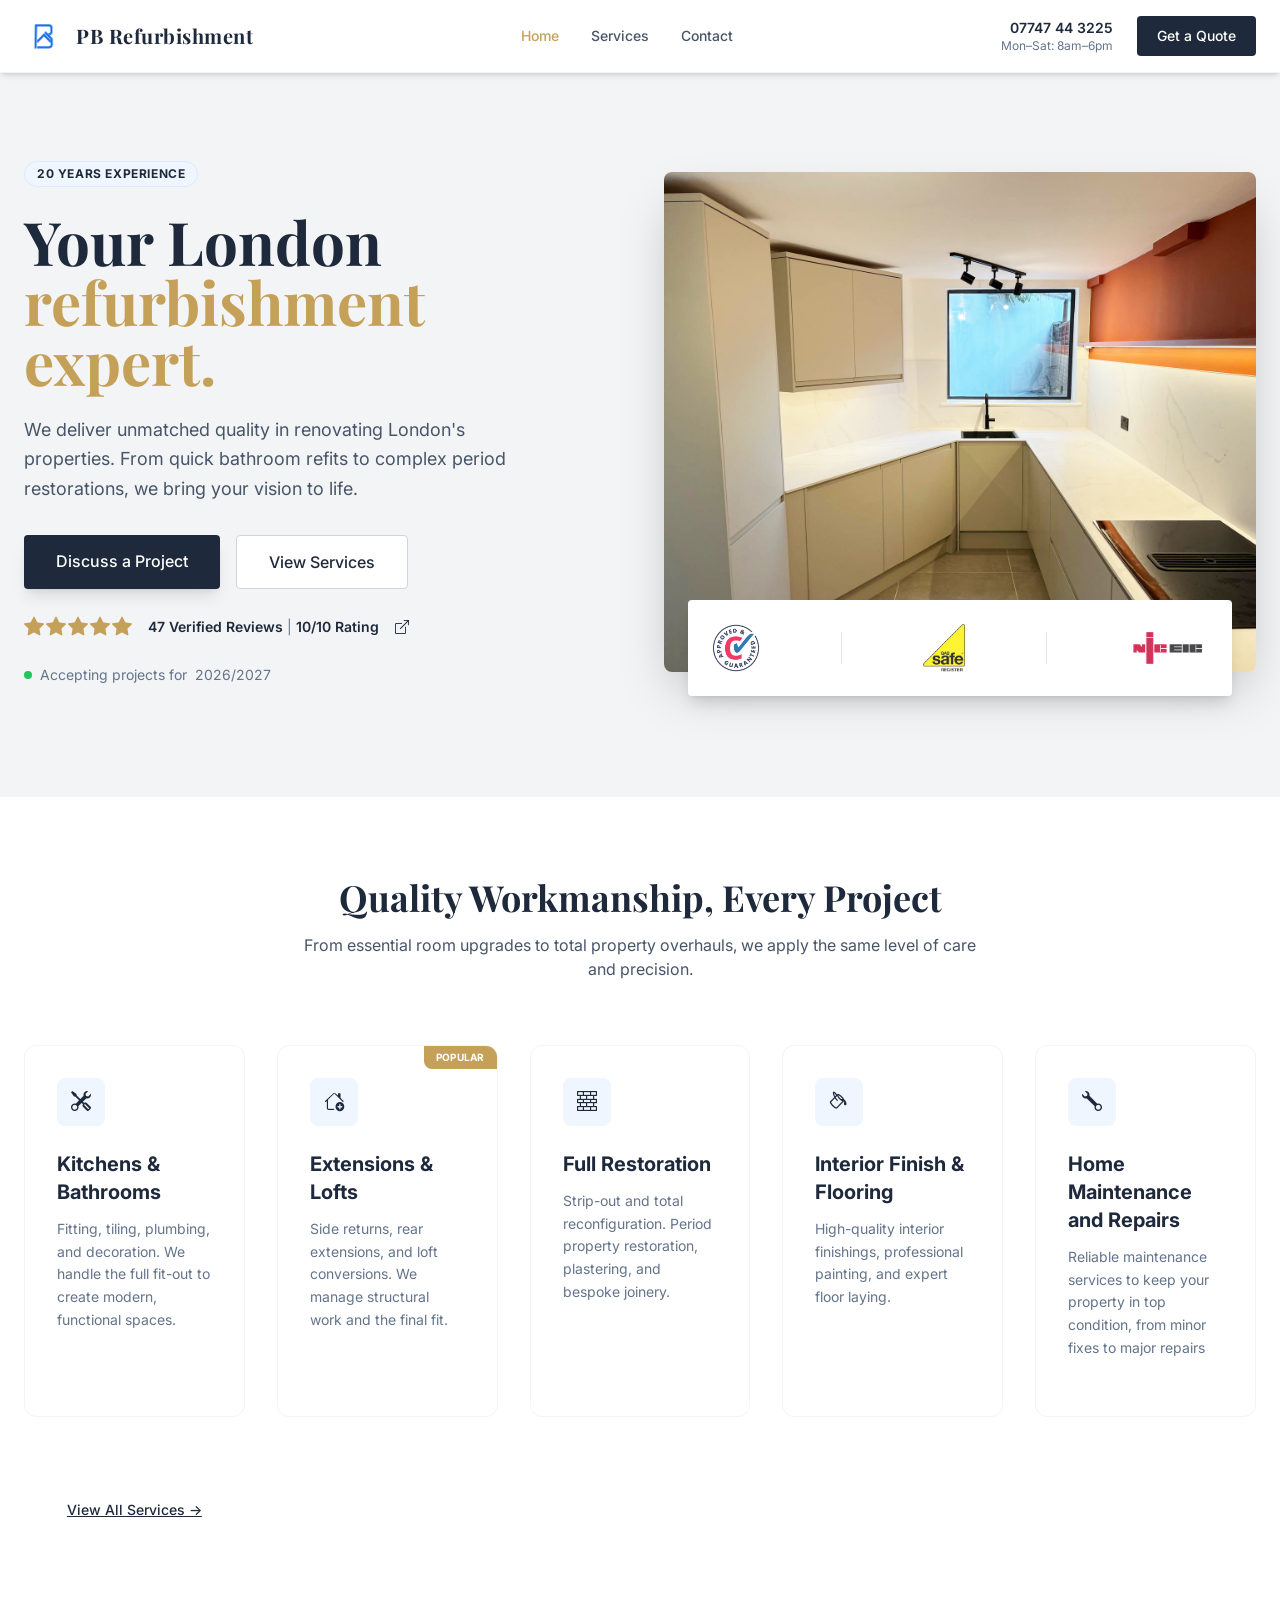
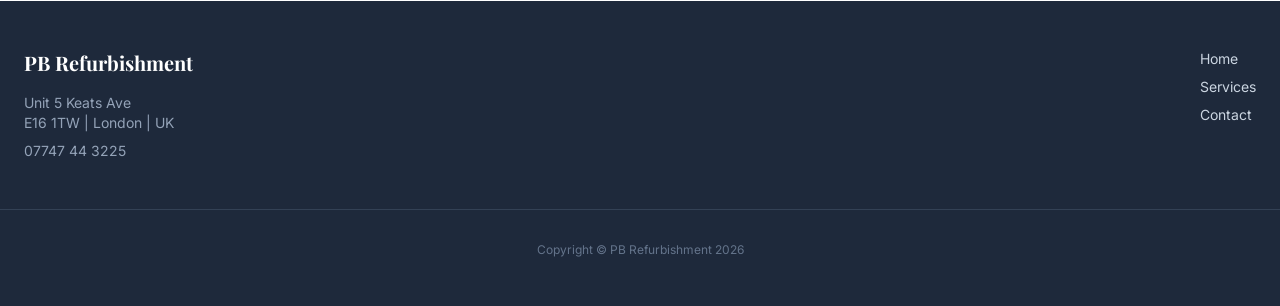
<file: index.html>
<!DOCTYPE html>
<html lang="en">

<head>
    <meta charset="UTF-8">
    <meta name="viewport" content="width=device-width, initial-scale=1.0">
    <title>London Renovation & Refurbishment Specialists | PB Refurbishment</title>
    <meta name="description"
        content="PB Refurbishment delivers expert home refurbishment, renovation, and restoration services across London. Specializing in high-quality, bespoke projects. Get a quote today!" />
    <link rel="canonical" href="https://pbrefurbishment.co.uk/" />
    <link rel="alternate" href="https://pbrefurbishment.co.uk/" hreflang="en-gb" />
    <meta property="og:locale" content="en_GB">
    <meta property="og:type" content="website">
    <meta property="og:title" content="London Renovation & Refurbishment Specialists | PB Refurbishment">
    <meta property="og:description"
        content="PB Refurbishment delivers expert home refurbishment, renovation, and restoration services across London. Specializing in high-quality, bespoke projects. Get a quote today!">
    <meta property="og:url" content="https://pbrefurbishment.co.uk/">
    <meta property="og:site_name" content="PB Refurbishment">
    <meta property="og:image" content="https://pbrefurbishment.co.uk/assets/og/home-hero.jpg">

    <meta name="twitter:card" content="summary_large_image">
    <meta name="twitter:title" content="London Renovation & Refurbishment Specialists | PB Refurbishment">
    <meta name="twitter:description"
        content="PB Refurbishment delivers expert home refurbishment, renovation, and restoration services across London. Specializing in high-quality, bespoke projects. Get a quote today!">
    <meta name="twitter:image" content="https://pbrefurbishment.co.uk/assets/og/home-hero.jpg">

    <link rel="icon" type="image/x-icon" href="assets/favicon.ico">
    <link rel="stylesheet" href="assets/output.css">
    <link
        href="https://fonts.googleapis.com/css2?family=Inter:wght@300;400;500;600&family=Playfair+Display:wght@400;600;700&display=swap"
        rel="stylesheet">
    <link href="https://cdn.jsdelivr.net/npm/bootstrap-icons@1.11.2/font/bootstrap-icons.css" rel="stylesheet" />
</head>

<body class="font-sans text-slate-800 antialiased bg-white">

    <nav class="w-full fixed top-0 z-50 bg-white border-b border-gray-100 shadow-md">
        <div class="max-w-7xl mx-auto px-6 py-4 flex justify-between items-center">
            <a href="index.html" class="flex items-center gap-3">
                <img src="assets/favicon.ico" alt="PB Logo" class="h-10 w-10 rounded-lg">
                <span class="font-serif text-brand-blue text-xl font-bold tracking-wide hidden md:block">PB
                    Refurbishment</span>
            </a>

            <div class="hidden md:flex space-x-8 text-sm font-medium text-slate-600">
                <!-- NOTE: Manually add the class 'text-brand-gold' to the link corresponding to the current page -->
                <a href="index.html" class="text-brand-gold">Home</a>
                <a href="services.html" class="hover:text-brand-blue">Services</a>
                <a href="contact.html" class="hover:text-brand-blue">Contact</a>
            </div>

            <!-- Right Side: Phone + CTA -->
            <div class="flex items-center gap-6">

                <!-- Phone Number + Hours (desktop only) -->
                <div class="hidden md:flex flex-col text-right leading-tight">
                    <a href="tel:+447747443225"
                        class="text-brand-blue font-semibold hover:text-brand-gold transition text-sm">
                        07747 44 3225
                    </a>
                    <span class="text-xs text-slate-500">
                        Mon–Sat: 8am–6pm
                    </span>
                </div>

                <!-- CTA Button -->
                <a href="contact.html"
                    class="bg-brand-blue text-white px-5 py-2.5 text-sm font-medium rounded hover:bg-slate-800 transition">
                    Get a Quote
                </a>
                <button id="mobile-menu-button" class="md:hidden text-brand-blue p-2 rounded-md hover:bg-gray-100"
                    aria-label="Toggle menu">
                    <svg class="w-6 h-6" fill="none" stroke="currentColor" viewBox="0 0 24 24"
                        xmlns="http://www.w3.org/2000/svg">
                        <path stroke-linecap="round" stroke-linejoin="round" stroke-width="2"
                            d="M4 6h16M4 12h16M4 18h16">
                        </path>
                    </svg>
                </button>
            </div>
        </div>

        <div id="mobile-menu" class="hidden md:hidden w-full bg-white border-t border-gray-100 py-3 text-center">
            <a href="index.html" class="block py-2 text-brand-gold hover:bg-gray-50">Home</a>
            <a href="services.html" class="block py-2 hover:text-brand-blue hover:bg-gray-50">Services</a>
            <a href="contact.html" class="block py-2 hover:text-brand-blue hover:bg-gray-50">Contact</a>
        </div>
    </nav>

    <header class="relative pt-32 pb-20 lg:pt-40 lg:pb-28 bg-brand-gray overflow-hidden">
        <div class="max-w-7xl mx-auto px-6 relative z-10">
            <div class="flex flex-col lg:flex-row items-center gap-12">

                <div class="lg:w-1/2">
                    <div
                        class="inline-block bg-blue-50 text-brand-blue px-3 py-1 rounded-full text-xs font-bold uppercase tracking-wider mb-6 border border-blue-100">
                        20 Years Experience
                    </div>
                    <h1 class="text-4xl lg:text-6xl font-serif font-bold text-brand-blue leading-tight mb-6">
                        Your London <br>
                        <span class="text-brand-gold">refurbishment expert.</span>
                    </h1>
                    <p class="text-slate-600 text-lg mb-8 leading-relaxed max-w-lg">
                        We deliver unmatched quality in renovating London's properties. From quick bathroom refits to
                        complex period restorations, we bring your vision to life.
                    </p>

                    <div class="flex flex-col sm:flex-row gap-4">
                        <a href="contact.html"
                            class="bg-brand-blue text-white px-8 py-3.5 text-center rounded font-medium hover:bg-slate-800 transition shadow-lg">
                            Discuss a Project
                        </a>
                        <a href="services.html"
                            class="bg-white text-brand-blue border border-gray-300 px-8 py-3.5 text-center rounded font-medium hover:bg-gray-50 transition">
                            View Services
                        </a>
                    </div>
                    <div class="mt-6">
                        <a href="https://www.checkatrade.com/trades/piotrbacrefurbishment" target="_blank"
                            class="flex items-center gap-4 group hover:text-brand-gold transition">
                            <div class="flex text-brand-gold text-xl space-x-0.5">
                                <i class="bi bi-star-fill"></i>
                                <i class="bi bi-star-fill"></i>
                                <i class="bi bi-star-fill"></i>
                                <i class="bi bi-star-fill"></i>
                                <i class="bi bi-star-fill"></i>
                            </div>
                            <p class="text-sm font-semibold text-brand-blue group-hover:text-brand-gold transition">
                                47 Verified Reviews <span class="text-slate-500 font-normal">|</span> 10/10 Rating
                            </p>
                            <!-- External Link Icon -->
                            <i
                                class="bi bi-box-arrow-up-right text-sm text-brand-blue group-hover:text-brand-gold transition"></i>
                        </a>
                    </div>
                    <p class="mt-6 text-sm text-slate-500 flex items-center gap-2">
                        <span class="w-2 h-2 bg-green-500 rounded-full animate-pulse"></span>
                        Accepting projects for<span id="project-year-range"></span>
                    </p>
                </div>

                <div class="lg:w-1/2 w-full relative">
                    <img src="assets/main_image.png" alt="Modern London Interior"
                        class="rounded-lg shadow-2xl object-cover h-[400px] w-full lg:h-[500px]">

                    <div
                        class="absolute -bottom-6 left-6 right-6 bg-white p-6 rounded shadow-lg flex flex-wrap gap-6 justify-between items-center">
                        <a href="https://www.checkatrade.com/trades/piotrbacrefurbishment" target="_blank"
                            class="opacity-80 hover:opacity-100 transition">
                            <img src="assets/certification_icons/Checkatrade-Approved-Guaranteed-Roundel.webp"
                                class="h-12 w-auto" alt="Checkatrade">
                        </a>
                        <div class="h-8 w-px bg-gray-200 hidden sm:block"></div>
                        <a href="https://www.gassaferegister.co.uk/" target="_blank"
                            class="opacity-80 hover:opacity-100 transition">
                            <img src="assets/certification_icons/kisspng-gas-safe-register-logo-gas-safety-installation-an-my-intergas-registration-5b6eb6f405cad0.2064845815339824520237-removebg-preview.png"
                                class="h-12 w-auto" alt="Gas Safe">
                        </a>
                        <div class="h-8 w-px bg-gray-200 hidden sm:block"></div>
                        <a href="https://niceic.com/" target="_blank" class="opacity-80 hover:opacity-100 transition">
                            <img src="assets/certification_icons/NICEIC_logo.png" class="h-10 w-auto" alt="NICEIC">
                        </a>
                    </div>
                </div>
            </div>
        </div>
    </header>

    <section class="py-20 bg-white">
        <div class="max-w-7xl mx-auto px-6">
            <div class="text-center mb-16">
                <h2 class="text-3xl lg:text-4xl font-serif font-bold text-brand-blue mb-4">Quality Workmanship, Every
                    Project</h2>
                <p class="text-slate-600 max-w-2xl mx-auto">From essential room upgrades to total property overhauls, we
                    apply the same level of care and precision.</p>
            </div>

            <div class="grid grid-cols-1 md:grid-cols-5 gap-8">
                <div class="border border-gray-100 rounded-xl p-8 hover:shadow-xl transition duration-300 bg-white">
                    <div class="h-12 w-12 bg-blue-50 text-brand-blue rounded-lg flex items-center justify-center mb-6">
                        <i class="bi bi-tools text-xl"></i>
                    </div>
                    <h3 class="text-xl font-bold text-brand-blue mb-3">Kitchens & Bathrooms</h3>
                    <p class="text-slate-500 text-sm leading-relaxed mb-6">
                        Fitting, tiling, plumbing, and decoration. We handle the full fit-out to create modern,
                        functional spaces.
                    </p>
                </div>

                <div
                    class="border border-gray-100 rounded-xl p-8 hover:shadow-xl transition duration-300 bg-white relative overflow-hidden">
                    <div
                        class="absolute top-0 right-0 bg-brand-gold text-white text-[10px] font-bold px-3 py-1 uppercase tracking-wide rounded-bl-lg">
                        Popular</div>
                    <div class="h-12 w-12 bg-blue-50 text-brand-blue rounded-lg flex items-center justify-center mb-6">
                        <i class="bi bi-house-add text-xl"></i>
                    </div>
                    <h3 class="text-xl font-bold text-brand-blue mb-3">Extensions & Lofts</h3>
                    <p class="text-slate-500 text-sm leading-relaxed mb-6">
                        Side returns, rear extensions, and loft conversions. We manage structural work and the final
                        fit.
                    </p>
                </div>

                <div class="border border-gray-100 rounded-xl p-8 hover:shadow-xl transition duration-300 bg-white">
                    <div class="h-12 w-12 bg-blue-50 text-brand-blue rounded-lg flex items-center justify-center mb-6">
                        <i class="bi bi-bricks text-xl"></i>
                    </div>
                    <h3 class="text-xl font-bold text-brand-blue mb-3">Full Restoration</h3>
                    <p class="text-slate-500 text-sm leading-relaxed mb-6">
                        Strip-out and total reconfiguration. Period property restoration, plastering, and bespoke
                        joinery.
                    </p>
                </div>

                <div class="border border-gray-100 rounded-xl p-8 hover:shadow-xl transition duration-300 bg-white">
                    <div class="h-12 w-12 bg-blue-50 text-brand-blue rounded-lg flex items-center justify-center mb-6">
                        <i class="bi bi-paint-bucket text-xl"></i>
                    </div>
                    <h3 class="text-xl font-bold text-brand-blue mb-3">Interior Finish & Flooring</h3>
                    <p class="text-slate-500 text-sm leading-relaxed mb-6">
                        High-quality interior finishings, professional painting, and expert floor laying.
                    </p>
                </div>

                <div class="border border-gray-100 rounded-xl p-8 hover:shadow-xl transition duration-300 bg-white">
                    <div class="h-12 w-12 bg-blue-50 text-brand-blue rounded-lg flex items-center justify-center mb-6">
                        <i class="bi bi-wrench text-xl"></i>
                    </div>
                    <h3 class="text-xl font-bold text-brand-blue mb-3">Home Maintenance and Repairs</h3>
                    <p class="text-slate-500 text-sm leading-relaxed mb-6">
                        Reliable maintenance services to keep your property in top condition, from minor
                        fixes to major repairs
                    </p>
                </div>

                <div class="text-center mt-12">
                    <a href="services.html"
                        class="inline-flex text-sm font-medium text-brand-blue hover:text-brand-gold transition-colors underline">
                        View All Services &rarr;
                    </a>
                </div>
            </div>
        </div>
    </section>

    <footer class="bg-brand-blue text-white py-12">
        <div class="max-w-7xl mx-auto px-6 flex flex-col md:flex-row justify-between gap-8">
            <div>
                <span class="font-serif text-xl font-bold block mb-4">PB Refurbishment</span>
                <p class="text-slate-400 text-sm">Unit 5 Keats Ave <br>E16 1TW | London | UK</p>
                <p class="text-slate-400 text-sm mt-2">07747 44 3225</p>
            </div>
            <div class="flex flex-col gap-2">
                <a href="index.html" class="text-slate-300 hover:text-white text-sm">Home</a>
                <a href="services.html" class="text-slate-300 hover:text-white text-sm">Services</a>
                <a href="contact.html" class="text-slate-300 hover:text-white text-sm">Contact</a>
            </div>
        </div>
        <div class="max-w-7xl mx-auto px-6 mt-12 pt-8 border-t border-slate-700 text-center text-xs text-slate-500">
            Copyright &copy; PB Refurbishment <span id="current-year"></span>
        </div>
    </footer>

    <script>
        // JavaScript to dynamically set the current year in the footer and the project acceptance year range
        document.addEventListener('DOMContentLoaded', function () {
            const currentYearSpan = document.getElementById('current-year');
            const projectYearRangeSpan = document.getElementById('project-year-range');
            const currentYear = new Date().getFullYear();
            if (currentYearSpan) {
                currentYearSpan.textContent = currentYear;
            }
            if (projectYearRangeSpan) {
                const nextYear = currentYear + 1;
                projectYearRangeSpan.textContent = `${currentYear}/${nextYear}`;
            }
        });
    </script>
    <script>
        document.addEventListener('DOMContentLoaded', () => {
            const button = document.getElementById('mobile-menu-button');
            const menu = document.getElementById('mobile-menu');

            // Check if both elements exist before trying to add a listener
            if (button && menu) {
                button.addEventListener('click', () => {
                    // Toggle the 'hidden' class on the mobile menu
                    menu.classList.toggle('hidden');
                });
            }
        });
    </script>
    <script type="application/ld+json">
    {
    "@context": "https://schema.org",
    "@type": ["LocalBusiness", "HomeAndConstructionBusiness"],
    "@id": "https://pbrefurbishment.co.uk/#pbrefurbishment",
    "name": "PB Refurbishment",
    "url": "https://pbrefurbishment.co.uk/",
    "image": "https://pbrefurbishment.co.uk/assets/favicon.ico",
    "telephone": "+44 7747 44 3225",
    "email": "info@pbrefurbishment.co.uk",
    "priceRange": "£££",
    "address": {
        "@type": "PostalAddress",
        "streetAddress": "Unit 5 Keats Ave",
        "postalCode": "E16 1TW",
        "addressLocality": "London",
        "addressCountry": "GB"
    },
    "areaServed": [
    {
        "@type": "Country",
        "name": "United Kingdom"
    },
    {
        "@type": "AdministrativeArea",
        "name": "London"
    }
    ],
    "sameAs": [
        "https://www.checkatrade.com/trades/piotrbacrefurbishment"
    ]
    }
    </script>
</body>

</html>
</file>
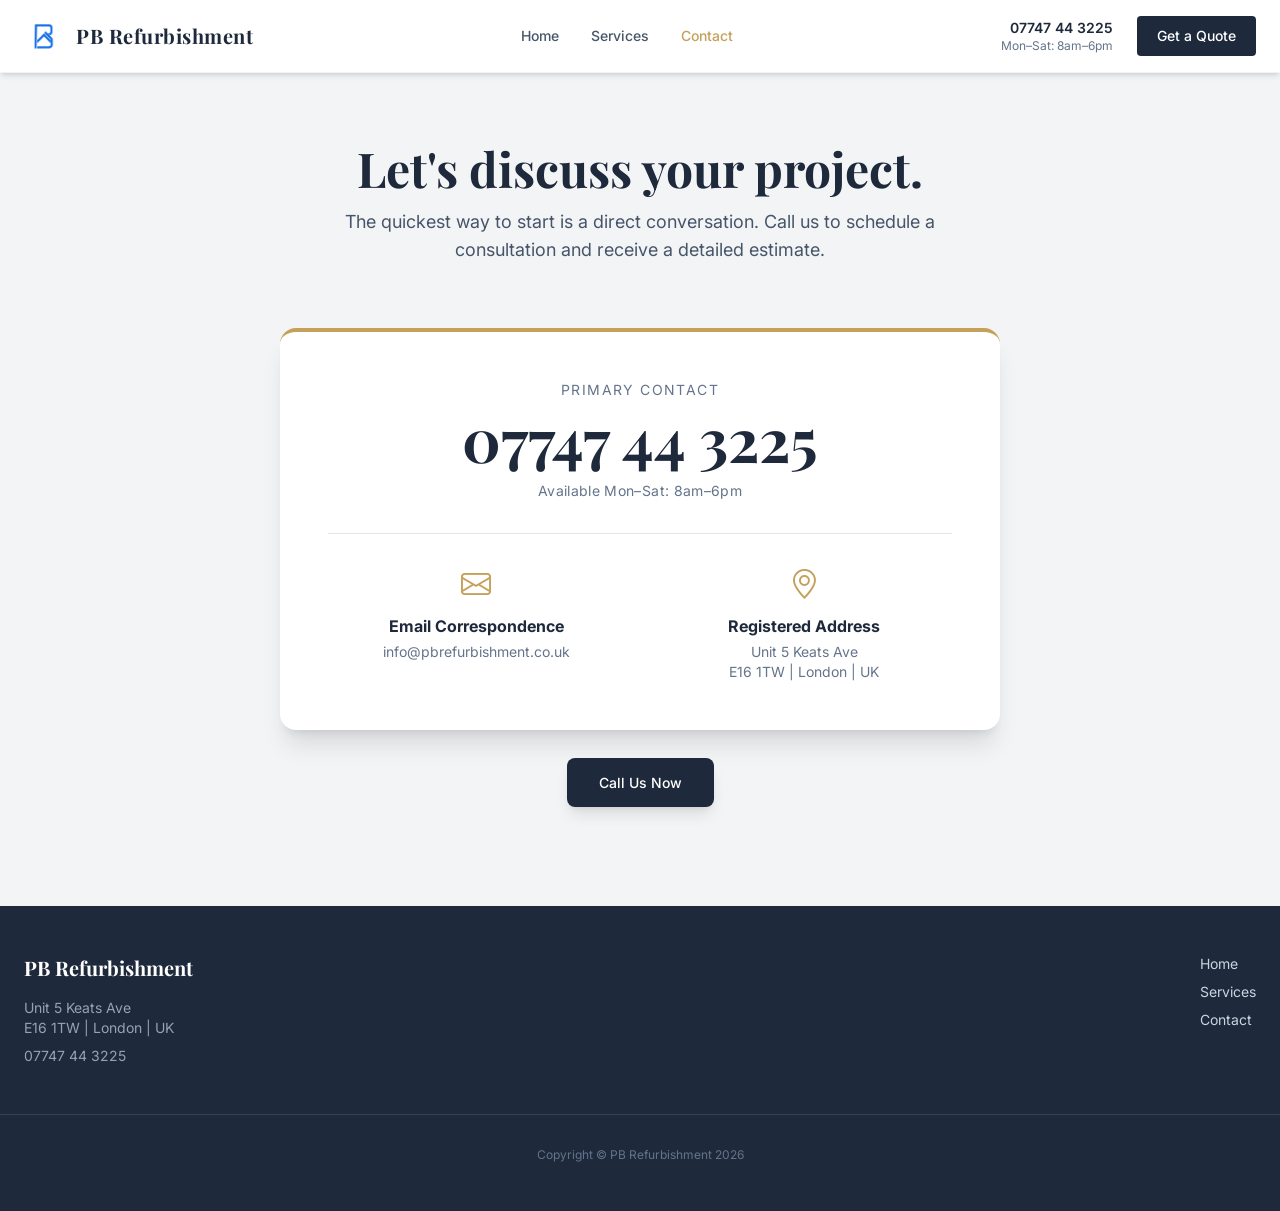
<file: contact.html>
<!DOCTYPE html>
<html lang="en">

<head>
    <meta charset="UTF-8">
    <meta name="viewport" content="width=device-width, initial-scale=1.0">
    <title>Contact PB Refurbishment for a Renovation Quote | London</title>
    <meta name="description"
        content="Contact PB Refurbishment directly on 07747 44 3225 or via email to discuss your next London home renovation, extension, or refurbishment project. Free consultation available." />
    <link rel="canonical" href="https://pbrefurbishment.co.uk/contact.html" />
    <link rel="alternate" href="https://pbrefurbishment.co.uk/" hreflang="en-gb" />
    <meta property="og:locale" content="en_GB">
    <meta property="og:type" content="website">
    <meta property="og:title" content="Contact PB Refurbishment for a Renovation Quote | London">
    <meta property="og:description"
        content="Contact PB Refurbishment directly on 07747 44 3225 or via email to discuss your next London home renovation, extension, or refurbishment project. Free consultation available.">
    <meta property="og:url" content="https://pbrefurbishment.co.uk/contact.html">
    <meta property="og:site_name" content="PB Refurbishment">
    <meta property="og:image" content="https://pbrefurbishment.co.uk/assets/og/contact.jpg">

    <meta name="twitter:card" content="summary_large_image">
    <meta name="twitter:title" content="Contact PB Refurbishment for a Renovation Quote | London">
    <meta name="twitter:description"
        content="Contact PB Refurbishment directly on 07747 44 3225 or via email to discuss your next London home renovation, extension, or refurbishment project. Free consultation available.">
    <meta name="twitter:image" content="https://pbrefurbishment.co.uk/assets/og/contact.jpg">
    <link rel="icon" type="image/x-icon" href="assets/favicon.ico">
    <link rel="stylesheet" href="assets/output.css">
    <link
        href="https://fonts.googleapis.com/css2?family=Inter:wght@300;400;500;600&family=Playfair+Display:wght@400;600;700&display=swap"
        rel="stylesheet">
    <link href="https://cdn.jsdelivr.net/npm/bootstrap-icons@1.11.2/font/bootstrap-icons.css" rel="stylesheet" />
</head>

<body class="font-sans text-slate-800 antialiased flex flex-col min-h-screen">

    <nav class="w-full fixed top-0 z-50 bg-white border-b border-gray-100 shadow-md">
        <div class="max-w-7xl mx-auto px-6 py-4 flex justify-between items-center">
            <a href="index.html" class="flex items-center gap-3">
                <img src="assets/favicon.ico" alt="PB Logo" class="h-10 w-10 rounded-lg">
                <span class="font-serif text-brand-blue text-xl font-bold tracking-wide hidden md:block">PB
                    Refurbishment</span>
            </a>

            <div class="hidden md:flex space-x-8 text-sm font-medium text-slate-600">
                <!-- NOTE: Manually add the class 'text-brand-gold' to the link corresponding to the current page -->
                <a href="index.html" class="hover:text-brand-blue">Home</a>
                <a href="services.html" class="hover:text-brand-blue">Services</a>
                <a href="contact.html" class="text-brand-gold">Contact</a>
            </div>

            <!-- Right Side: Phone + CTA -->
            <div class="flex items-center gap-6">

                <!-- Phone Number + Hours (desktop only) -->
                <div class="hidden md:flex flex-col text-right leading-tight">
                    <a href="tel:+447747443225"
                        class="text-brand-blue font-semibold hover:text-brand-gold transition text-sm">
                        07747 44 3225
                    </a>
                    <span class="text-xs text-slate-500">
                        Mon–Sat: 8am–6pm
                    </span>
                </div>

                <!-- CTA Button -->
                <a href="contact.html"
                    class="bg-brand-blue text-white px-5 py-2.5 text-sm font-medium rounded hover:bg-slate-800 transition">
                    Get a Quote
                </a>
                <button id="mobile-menu-button" class="md:hidden text-brand-blue p-2 rounded-md hover:bg-gray-100"
                    aria-label="Toggle menu">
                    <svg class="w-6 h-6" fill="none" stroke="currentColor" viewBox="0 0 24 24"
                        xmlns="http://www.w3.org/2000/svg">
                        <path stroke-linecap="round" stroke-linejoin="round" stroke-width="2"
                            d="M4 6h16M4 12h16M4 18h16">
                        </path>
                    </svg>
                </button>
            </div>
        </div>

        <div id="mobile-menu" class="hidden md:hidden w-full bg-white border-t border-gray-100 py-3 text-center">
            <a href="index.html" class="block py-2 hover:text-brand-blue hover:bg-gray-50">Home</a>
            <a href="services.html" class="block py-2 hover:text-brand-blue hover:bg-gray-50">Services</a>
            <a href="contact.html" class="block py-2 text-brand-gold hover:bg-gray-50">Contact</a>
        </div>
    </nav>

    <main class="flex-grow bg-brand-gray pt-28 pb-20 lg:pt-36 lg:pb-28">
        <div class="max-w-3xl mx-auto px-6">
            <div class="text-center mb-16">
                <h1 class="text-4xl lg:text-5xl font-serif font-bold text-brand-blue mb-4">Let's discuss your project.
                </h1>
                <p class="text-slate-600 text-lg max-w-2xl mx-auto">
                    The quickest way to start is a direct conversation. Call us to schedule a consultation and receive a
                    detailed estimate.
                </p>
            </div>

            <div class="bg-white rounded-2xl shadow-xl p-8 md:p-12 border-t-4 border-brand-gold">

                <div class="text-center mb-8">
                    <p class="text-slate-500 uppercase tracking-widest text-sm mb-2">Primary Contact</p>
                    <a href="tel:+447747443225"
                        class="text-brand-blue font-bold text-4xl lg:text-6xl font-serif hover:text-brand-gold transition-colors">
                        07747 44 3225
                    </a>
                    <p class="text-sm text-slate-500 mt-3 tracking-wide">
                        Available Mon–Sat: 8am–6pm
                    </p>
                </div>

                <div class="border-t border-gray-200 pt-8 mt-8 grid grid-cols-1 md:grid-cols-2 gap-8">

                    <div class="text-center">
                        <div class="text-brand-gold text-3xl mb-3"><i class="bi bi-envelope"></i></div>
                        <h3 class="font-bold text-brand-blue mb-1">Email Correspondence</h3>
                        <p class="text-sm text-slate-500 break-words">info@pbrefurbishment.co.uk</p>
                    </div>

                    <div class="text-center">
                        <div class="text-brand-gold text-3xl mb-3"><i class="bi bi-geo-alt"></i></div>
                        <h3 class="font-bold text-brand-blue mb-1">Registered Address</h3>
                        <p class="text-sm text-slate-500">Unit 5 Keats Ave <br> E16 1TW | London | UK</p>
                    </div>
                </div>

            </div>

            <div class="mt-10 text-center">
                <a href="tel:+447747443225"
                    class="bg-brand-blue text-white px-8 py-4 text-sm font-medium rounded-lg hover:bg-slate-800 transition shadow-lg transform hover:-translate-y-0.5 duration-200">
                    Call Us Now
                </a>
            </div>

        </div>
    </main>

    <footer class="bg-brand-blue text-white py-12">
        <div class="max-w-7xl mx-auto px-6 flex flex-col md:flex-row justify-between gap-8">
            <div>
                <span class="font-serif text-xl font-bold block mb-4">PB Refurbishment</span>
                <p class="text-slate-400 text-sm">Unit 5 Keats Ave <br>E16 1TW | London | UK</p>
                <p class="text-slate-400 text-sm mt-2">07747 44 3225</p>
            </div>
            <div class="flex flex-col gap-2">
                <a href="index.html" class="text-slate-300 hover:text-white text-sm">Home</a>
                <a href="services.html" class="text-slate-300 hover:text-white text-sm">Services</a>
                <a href="contact.html" class="text-slate-300 hover:text-white text-sm">Contact</a>
            </div>
        </div>
        <div class="max-w-7xl mx-auto px-6 mt-12 pt-8 border-t border-slate-700 text-center text-xs text-slate-500">
            Copyright &copy; PB Refurbishment <span id="current-year"></span>
        </div>
    </footer>

    <script>
        // JavaScript to dynamically set the current year in the footer and the project acceptance year range
        document.addEventListener('DOMContentLoaded', function () {
            const currentYearSpan = document.getElementById('current-year');
            const projectYearRangeSpan = document.getElementById('project-year-range');
            const currentYear = new Date().getFullYear();

            // 1. Update Copyright Year
            if (currentYearSpan) {
                currentYearSpan.textContent = currentYear;
            }

            // 2. Update Project Acceptance Year Range (Current Year / Next Year)
            if (projectYearRangeSpan) {
                const nextYear = currentYear + 1;
                projectYearRangeSpan.textContent = `${currentYear}/${nextYear}`;
            }
        });
    </script>
    <script>
        document.addEventListener('DOMContentLoaded', () => {
            const button = document.getElementById('mobile-menu-button');
            const menu = document.getElementById('mobile-menu');

            // Check if both elements exist before trying to add a listener
            if (button && menu) {
                button.addEventListener('click', () => {
                    // Toggle the 'hidden' class on the mobile menu
                    menu.classList.toggle('hidden');
                });
            }
        });
    </script>
    <script type="application/ld+json">
    {
    "@context": "https://schema.org",
    "@type": ["LocalBusiness", "HomeAndConstructionBusiness"],
    "@id": "https://pbrefurbishment.co.uk/#pbrefurbishment",
    "name": "PB Refurbishment",
    "url": "https://pbrefurbishment.co.uk/",
    "image": "https://pbrefurbishment.co.uk/assets/favicon.ico",
    "telephone": "+44 7747 44 3225",
    "email": "info@pbrefurbishment.co.uk",
    "priceRange": "£££",
    "address": {
        "@type": "PostalAddress",
        "streetAddress": "Unit 5 Keats Ave",
        "postalCode": "E16 1TW",
        "addressLocality": "London",
        "addressCountry": "GB"
    },
    "areaServed": [
    {
        "@type": "Country",
        "name": "United Kingdom"
    },
    {
        "@type": "AdministrativeArea",
        "name": "London"
    }
    ],
    "sameAs": [
        "https://www.checkatrade.com/trades/piotrbacrefurbishment"
    ]
    }
    </script>
</body>

</html>
</file>
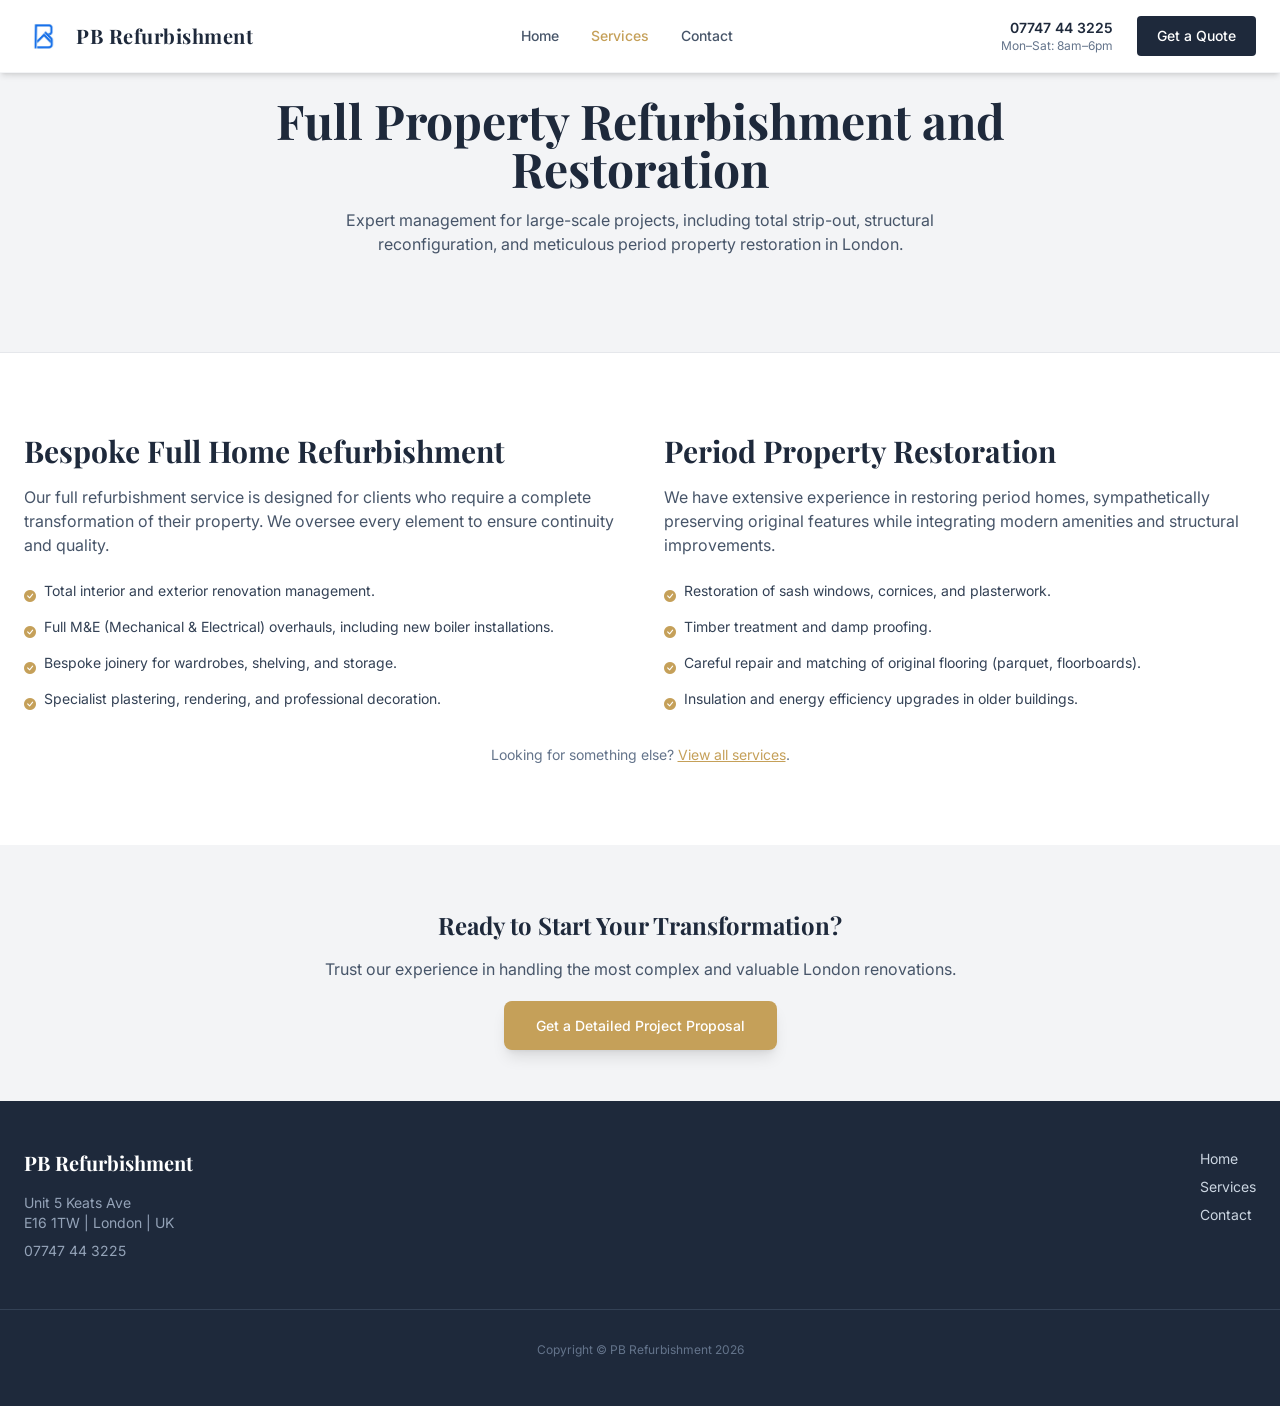
<file: full-home-restoration.html>
<!DOCTYPE html>
<html lang="en">

<head>
    <meta charset="UTF-8">
    <meta name="viewport" content="width=device-width, initial-scale=1.0">
    <title>Complete Home & Period Property Restoration London | PB Refurbishment</title>
    <meta property="og:locale" content="en_GB">
    <meta property="og:type" content="article">
    <meta property="og:title" content="Complete Home & Period Property Restoration London | PB Refurbishment">
    <meta property="og:description"
        content="For complex, large-scale projects including full property strip-out, internal reconfiguration, bespoke joinery, and period restoration in London.">
    <meta property="og:url" content="https://pbrefurbishment.co.uk/full-home-restoration.html">
    <meta property="og:site_name" content="PB Refurbishment">
    <meta property="og:image" content="https://pbrefurbishment.co.uk/assets/og/full-restoration.jpg">

    <meta name="twitter:card" content="summary_large_image">
    <meta name="twitter:title" content="Complete Home & Period Property Restoration London | PB Refurbishment">
    <meta name="twitter:description"
        content="For complex, large-scale projects including full property strip-out, internal reconfiguration, bespoke joinery, and period restoration in London.">
    <meta name="twitter:image" content="https://pbrefurbishment.co.uk/assets/og/full-restoration.jpg">
    <link rel="icon" type="image/x-icon" href="assets/favicon.ico">
    <link rel="stylesheet" href="assets/output.css">
    <link
        href="https://fonts.googleapis.com/css2?family=Inter:wght@300;400;500;600&family=Playfair+Display:wght@400;600;700&display=swap"
        rel="stylesheet">
    <link href="https://cdn.jsdelivr.net/npm/bootstrap-icons@1.11.2/font/bootstrap-icons.css" rel="stylesheet" />

    <meta name="description"
        content="For complex, large-scale projects including full property strip-out, internal reconfiguration, bespoke joinery, and period restoration in London." />
    <link rel="canonical" href="https://pbrefurbishment.co.uk/full-home-restoration.html" />
    <link rel="alternate" href="https://pbrefurbishment.co.uk/" hreflang="en-gb" />
</head>

<body class="font-sans text-slate-800 antialiased flex flex-col min-h-screen">

    <nav class="w-full fixed top-0 z-50 bg-white border-b border-gray-100 shadow-md">
        <div class="max-w-7xl mx-auto px-6 py-4 flex justify-between items-center">
            <a href="index.html" class="flex items-center gap-3">
                <img src="assets/favicon.ico" alt="PB Logo" class="h-10 w-10 rounded-lg">
                <span class="font-serif text-brand-blue text-xl font-bold tracking-wide hidden md:block">PB
                    Refurbishment</span>
            </a>

            <div class="hidden md:flex space-x-8 text-sm font-medium text-slate-600">
                <!-- NOTE: Manually add the class 'text-brand-gold' to the link corresponding to the current page -->
                <a href="index.html" class="hover:text-brand-blue">Home</a>
                <a href="services.html" class="text-brand-gold">Services</a>
                <a href="contact.html" class="hover:text-brand-blue">Contact</a>
            </div>

            <!-- Right Side: Phone + CTA -->
            <div class="flex items-center gap-6">

                <!-- Phone Number + Hours (desktop only) -->
                <div class="hidden md:flex flex-col text-right leading-tight">
                    <a href="tel:+447747443225"
                        class="text-brand-blue font-semibold hover:text-brand-gold transition text-sm">
                        07747 44 3225
                    </a>
                    <span class="text-xs text-slate-500">
                        Mon–Sat: 8am–6pm
                    </span>
                </div>

                <!-- CTA Button -->
                <a href="contact.html"
                    class="bg-brand-blue text-white px-5 py-2.5 text-sm font-medium rounded hover:bg-slate-800 transition">
                    Get a Quote
                </a>
                <button id="mobile-menu-button" class="md:hidden text-brand-blue p-2 rounded-md hover:bg-gray-100"
                    aria-label="Toggle menu">
                    <svg class="w-6 h-6" fill="none" stroke="currentColor" viewBox="0 0 24 24"
                        xmlns="http://www.w3.org/2000/svg">
                        <path stroke-linecap="round" stroke-linejoin="round" stroke-width="2"
                            d="M4 6h16M4 12h16M4 18h16">
                        </path>
                    </svg>
                </button>
            </div>
        </div>

        <div id="mobile-menu" class="hidden md:hidden w-full bg-white border-t border-gray-100 py-3 text-center">
            <a href="index.html" class="block py-2 hover:text-brand-blue hover:bg-gray-50">Home</a>
            <a href="services.html" class="block py-2 text-brand-gold hover:bg-gray-50">Services</a>
            <a href="contact.html" class="block py-2 hover:text-brand-blue hover:bg-gray-50">Contact</a>
        </div>
    </nav>

    <main class="flex-grow">
        <header class="bg-brand-gray pt-24 pb-16 lg:py-24 border-b border-gray-200">
            <div class="max-w-4xl mx-auto px-6 text-center">
                <h1 class="text-4xl lg:text-5xl font-serif font-bold text-brand-blue mb-4">Full Property Refurbishment
                    and
                    Restoration</h1>
                <p class="lead text-slate-600 max-w-2xl mx-auto">
                    Expert management for large-scale projects, including total strip-out, structural reconfiguration,
                    and meticulous period property restoration in London.
                </p>
            </div>
        </header>

        <section class="py-20">
            <div class="max-w-7xl mx-auto px-6 grid grid-cols-1 lg:grid-cols-2 gap-12">

                <div>
                    <h2 class="text-3xl font-serif font-bold text-brand-blue mb-4">Bespoke Full Home Refurbishment</h2>
                    <p class="text-slate-600 mb-6">Our full refurbishment service is designed for clients who require a
                        complete transformation of their property. We oversee every element to ensure continuity and
                        quality.</p>
                    <ul class="space-y-3 text-sm text-slate-700">
                        <li class="flex items-start gap-2">
                            <div class="text-brand-gold mt-1"><i class="bi bi-check-circle-fill text-xs"></i></div>
                            Total interior and exterior renovation management.
                        </li>
                        <li class="flex items-start gap-2">
                            <div class="text-brand-gold mt-1"><i class="bi bi-check-circle-fill text-xs"></i></div>
                            Full M&E (Mechanical & Electrical) overhauls, including new boiler installations.
                        </li>
                        <li class="flex items-start gap-2">
                            <div class="text-brand-gold mt-1"><i class="bi bi-check-circle-fill text-xs"></i></div>
                            Bespoke joinery for wardrobes, shelving, and storage.
                        </li>
                        <li class="flex items-start gap-2">
                            <div class="text-brand-gold mt-1"><i class="bi bi-check-circle-fill text-xs"></i></div>
                            Specialist plastering, rendering, and professional decoration.
                        </li>
                    </ul>
                </div>

                <div>
                    <h2 class="text-3xl font-serif font-bold text-brand-blue mb-4">Period Property Restoration</h2>
                    <p class="text-slate-600 mb-6">We have extensive experience in restoring period homes,
                        sympathetically
                        preserving original features while integrating modern amenities and structural improvements.</p>
                    <ul class="space-y-3 text-sm text-slate-700">
                        <li class="flex items-start gap-2">
                            <div class="text-brand-gold mt-1"><i class="bi bi-check-circle-fill text-xs"></i></div>
                            Restoration of sash windows, cornices, and plasterwork.
                        </li>
                        <li class="flex items-start gap-2">
                            <div class="text-brand-gold mt-1"><i class="bi bi-check-circle-fill text-xs"></i></div>
                            Timber treatment and damp proofing.
                        </li>
                        <li class="flex items-start gap-2">
                            <div class="text-brand-gold mt-1"><i class="bi bi-check-circle-fill text-xs"></i></div>
                            Careful repair and matching of original flooring (parquet, floorboards).
                        </li>
                        <li class="flex items-start gap-2">
                            <div class="text-brand-gold mt-1"><i class="bi bi-check-circle-fill text-xs"></i></div>
                            Insulation and energy efficiency upgrades in older buildings.
                        </li>
                    </ul>
                </div>

            </div>
            <p class="mt-8 text-sm text-slate-500 text-center">
                Looking for something else? <a href="services.html"
                    class="text-brand-gold hover:text-brand-blue underline">View all services</a>.
            </p>
        </section>
        <section class="bg-brand-gray py-16 text-center">
            <h3 class="text-2xl font-serif font-bold text-brand-blue mb-4">Ready to Start Your Transformation?</h3>
            <p class="text-slate-600 mb-8">Trust our experience in handling the most complex and valuable London
                renovations.</p>
            <a href="contact.html"
                class="bg-brand-gold text-white px-8 py-4 text-sm font-medium rounded-lg hover:bg-brand-blue transition shadow-lg transform hover:-translate-y-0.5 duration-200">
                Get a Detailed Project Proposal
            </a>
        </section>
    </main>

    <footer class="bg-brand-blue text-white py-12">
        <div class="max-w-7xl mx-auto px-6 flex flex-col md:flex-row justify-between gap-8">
            <div>
                <span class="font-serif text-xl font-bold block mb-4">PB Refurbishment</span>
                <p class="text-slate-400 text-sm">Unit 5 Keats Ave <br>E16 1TW | London | UK</p>
                <p class="text-slate-400 text-sm mt-2">07747 44 3225</p>
            </div>
            <div class="flex flex-col gap-2">
                <a href="index.html" class="text-slate-300 hover:text-white text-sm">Home</a>
                <a href="services.html" class="text-slate-300 hover:text-white text-sm">Services</a>
                <a href="contact.html" class="text-slate-300 hover:text-white text-sm">Contact</a>
            </div>
        </div>
        <div class="max-w-7xl mx-auto px-6 mt-12 pt-8 border-t border-slate-700 text-center text-xs text-slate-500">
            Copyright &copy; PB Refurbishment <span id="current-year"></span>
        </div>
    </footer>

    <script>
        // JavaScript to dynamically set the current year in the footer and the project acceptance year range
        document.addEventListener('DOMContentLoaded', function () {
            const currentYearSpan = document.getElementById('current-year');
            const projectYearRangeSpan = document.getElementById('project-year-range');
            const currentYear = new Date().getFullYear();

            // 1. Update Copyright Year
            if (currentYearSpan) {
                currentYearSpan.textContent = currentYear;
            }

            // 2. Update Project Acceptance Year Range (Current Year / Next Year)
            if (projectYearRangeSpan) {
                const nextYear = currentYear + 1;
                projectYearRangeSpan.textContent = `${currentYear}/${nextYear}`;
            }
        });
    </script>
    <script>
        document.addEventListener('DOMContentLoaded', () => {
            const button = document.getElementById('mobile-menu-button');
            const menu = document.getElementById('mobile-menu');

            // Check if both elements exist before trying to add a listener
            if (button && menu) {
                button.addEventListener('click', () => {
                    // Toggle the 'hidden' class on the mobile menu
                    menu.classList.toggle('hidden');
                });
            }
        });
    </script>
    <script type="application/ld+json">
    {
    "@context": "https://schema.org",
    "@type": "Service",
    "name": "Full Home & Period Property Restoration",
    "serviceType": "Full property refurbishment and period restoration",
    "provider": {
        "@id": "https://pbrefurbishment.co.uk/#pbrefurbishment"
    },
    "areaServed": [
    {
        "@type": "Country",
        "name": "United Kingdom"
    },
    {
        "@type": "AdministrativeArea",
        "name": "London"
    }
    ],
    "url": "https://pbrefurbishment.co.uk/full-home-restoration.html",
    "description": "For complex, large-scale projects including full property strip-out, internal reconfiguration, bespoke joinery, and period restoration in London."
    }
    </script>

</body>

</html>
</file>
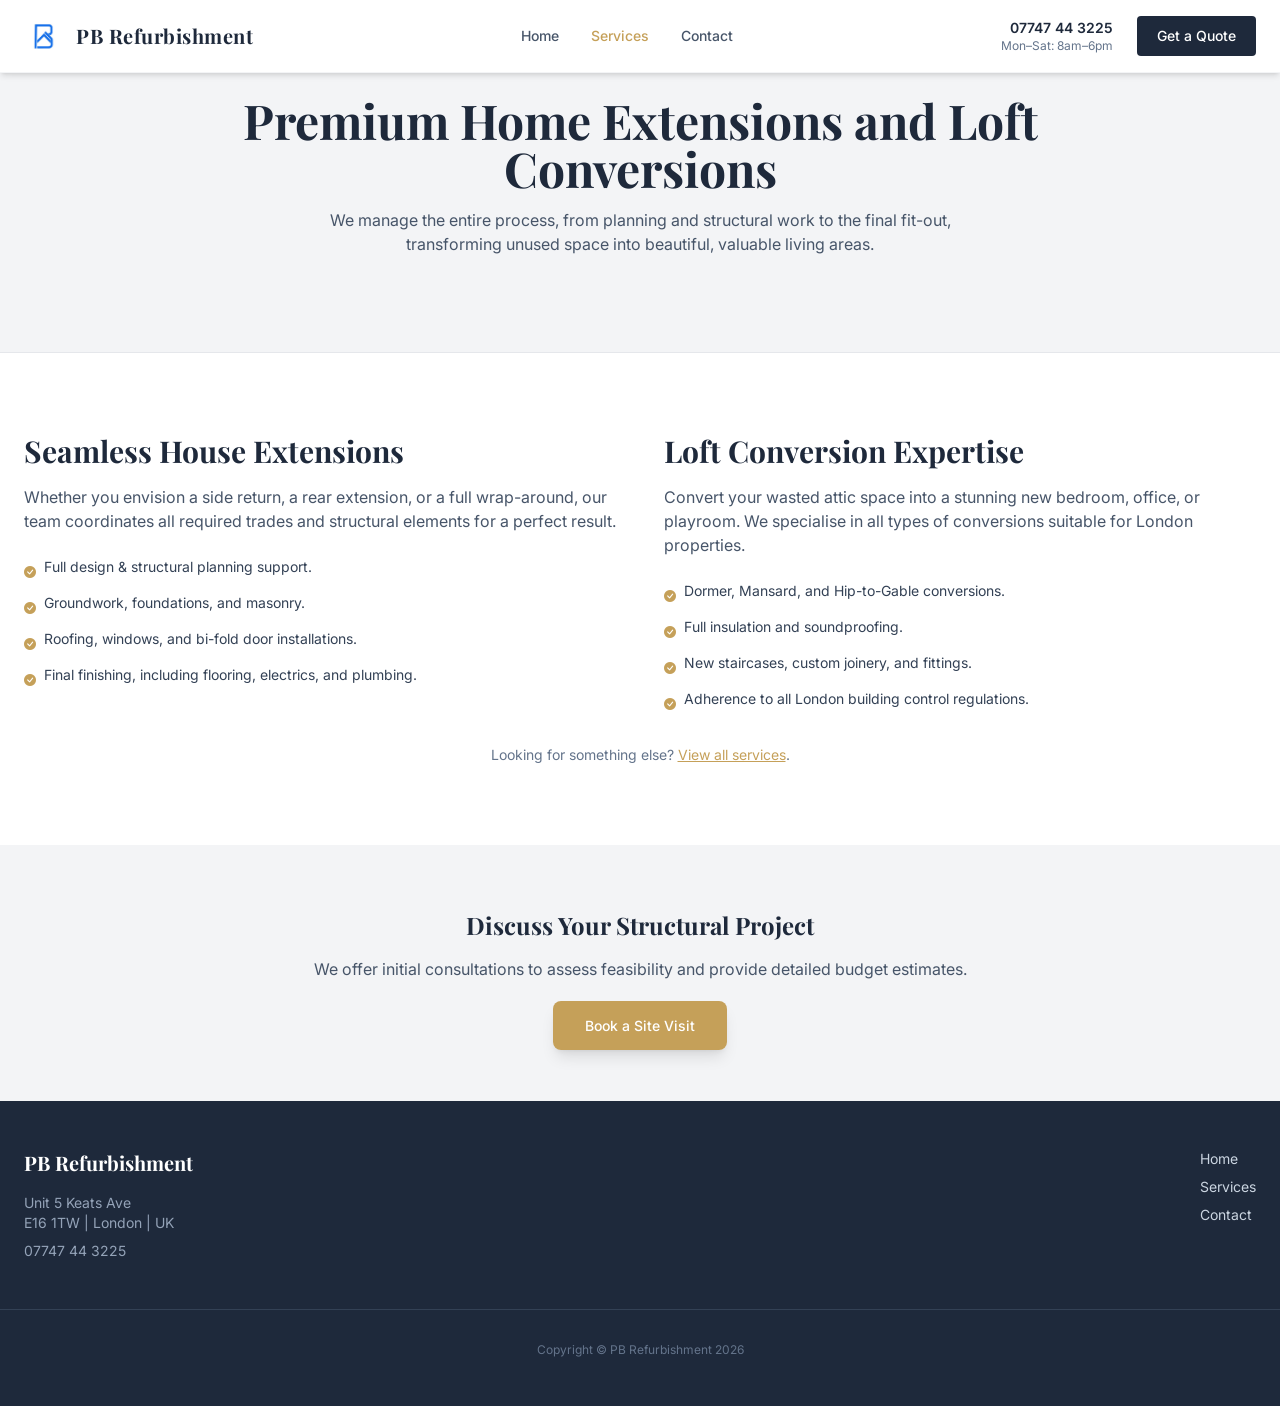
<file: home-extensions-loft-conversions.html>
<!DOCTYPE html>
<html lang="en">

<head>
    <meta charset="UTF-8">
    <meta name="viewport" content="width=device-width, initial-scale=1.0">
    <title>London Home Extensions & Loft Conversion Specialists | PB Refurbishment</title>
    <meta property="og:locale" content="en_GB">
    <meta property="og:type" content="article">
    <meta property="og:title" content="London Home Extensions & Loft Conversion Specialists | PB Refurbishment">
    <meta property="og:description"
        content="Increase your home's value and space with a professional London house extension or loft conversion. We manage all planning, structural, and finishing work.">
    <meta property="og:url" content="https://pbrefurbishment.co.uk/home-extensions-loft-conversions.html">
    <meta property="og:site_name" content="PB Refurbishment">
    <meta property="og:image" content="https://pbrefurbishment.co.uk/assets/og/extensions-lofts.jpg">

    <meta name="twitter:card" content="summary_large_image">
    <meta name="twitter:title" content="London Home Extensions & Loft Conversion Specialists | PB Refurbishment">
    <meta name="twitter:description"
        content="Increase your home's value and space with a professional London house extension or loft conversion. We manage all planning, structural, and finishing work.">
    <meta name="twitter:image" content="https://pbrefurbishment.co.uk/assets/og/extensions-lofts.jpg">
    <link rel="icon" type="image/x-icon" href="assets/favicon.ico">
    <link rel="stylesheet" href="assets/output.css">
    <link
        href="https://fonts.googleapis.com/css2?family=Inter:wght@300;400;500;600&family=Playfair+Display:wght@400;600;700&display=swap"
        rel="stylesheet">
    <link href="https://cdn.jsdelivr.net/npm/bootstrap-icons@1.11.2/font/bootstrap-icons.css" rel="stylesheet" />

    <meta name="description"
        content="Increase your home's value and space with a professional London house extension or loft conversion. We manage all planning, structural, and finishing work." />
    <link rel="canonical" href="https://pbrefurbishment.co.uk/home-extensions-loft-conversions.html" />
    <link rel="alternate" href="https://pbrefurbishment.co.uk/" hreflang="en-gb" />
</head>

<body class="font-sans text-slate-800 antialiased flex flex-col min-h-screen">

    <nav class="w-full fixed top-0 z-50 bg-white border-b border-gray-100 shadow-md">
        <div class="max-w-7xl mx-auto px-6 py-4 flex justify-between items-center">
            <a href="index.html" class="flex items-center gap-3">
                <img src="assets/favicon.ico" alt="PB Logo" class="h-10 w-10 rounded-lg">
                <span class="font-serif text-brand-blue text-xl font-bold tracking-wide hidden md:block">PB
                    Refurbishment</span>
            </a>

            <div class="hidden md:flex space-x-8 text-sm font-medium text-slate-600">
                <!-- NOTE: Manually add the class 'text-brand-gold' to the link corresponding to the current page -->
                <a href="index.html" class="hover:text-brand-blue">Home</a>
                <a href="services.html" class="text-brand-gold">Services</a>
                <a href="contact.html" class="hover:text-brand-blue">Contact</a>
            </div>

            <!-- Right Side: Phone + CTA -->
            <div class="flex items-center gap-6">

                <!-- Phone Number + Hours (desktop only) -->
                <div class="hidden md:flex flex-col text-right leading-tight">
                    <a href="tel:+447747443225"
                        class="text-brand-blue font-semibold hover:text-brand-gold transition text-sm">
                        07747 44 3225
                    </a>
                    <span class="text-xs text-slate-500">
                        Mon–Sat: 8am–6pm
                    </span>
                </div>

                <!-- CTA Button -->
                <a href="contact.html"
                    class="bg-brand-blue text-white px-5 py-2.5 text-sm font-medium rounded hover:bg-slate-800 transition">
                    Get a Quote
                </a>
                <button id="mobile-menu-button" class="md:hidden text-brand-blue p-2 rounded-md hover:bg-gray-100"
                    aria-label="Toggle menu">
                    <svg class="w-6 h-6" fill="none" stroke="currentColor" viewBox="0 0 24 24"
                        xmlns="http://www.w3.org/2000/svg">
                        <path stroke-linecap="round" stroke-linejoin="round" stroke-width="2"
                            d="M4 6h16M4 12h16M4 18h16">
                        </path>
                    </svg>
                </button>
            </div>
        </div>

        <div id="mobile-menu" class="hidden md:hidden w-full bg-white border-t border-gray-100 py-3 text-center">
            <a href="index.html" class="block py-2 hover:text-brand-blue hover:bg-gray-50">Home</a>
            <a href="services.html" class="block py-2 text-brand-gold hover:bg-gray-50">Services</a>
            <a href="contact.html" class="block py-2 hover:text-brand-blue hover:bg-gray-50">Contact</a>
        </div>
    </nav>

    <main class="flex-grow">
        <header class="bg-brand-gray pt-24 pb-16 lg:py-24 border-b border-gray-200">
            <div class="max-w-4xl mx-auto px-6 text-center">
                <h1 class="text-4xl lg:text-5xl font-serif font-bold text-brand-blue mb-4">Premium Home Extensions and
                    Loft Conversions</h1>
                <p class="lead text-slate-600 max-w-2xl mx-auto">
                    We manage the entire process, from planning and structural work to the final fit-out, transforming
                    unused space into beautiful, valuable living areas.
                </p>
            </div>
        </header>

        <section class="py-20">
            <div class="max-w-7xl mx-auto px-6 grid grid-cols-1 lg:grid-cols-2 gap-12">

                <div>
                    <h2 class="text-3xl font-serif font-bold text-brand-blue mb-4">Seamless House Extensions</h2>
                    <p class="text-slate-600 mb-6">Whether you envision a side return, a rear extension, or a full
                        wrap-around, our team coordinates all required trades and structural elements for a perfect
                        result.</p>
                    <ul class="space-y-3 text-sm text-slate-700">
                        <li class="flex items-start gap-2">
                            <div class="text-brand-gold mt-1"><i class="bi bi-check-circle-fill text-xs"></i></div>
                            Full design & structural planning support.
                        </li>
                        <li class="flex items-start gap-2">
                            <div class="text-brand-gold mt-1"><i class="bi bi-check-circle-fill text-xs"></i></div>
                            Groundwork, foundations, and masonry.
                        </li>
                        <li class="flex items-start gap-2">
                            <div class="text-brand-gold mt-1"><i class="bi bi-check-circle-fill text-xs"></i></div>
                            Roofing, windows, and bi-fold door installations.
                        </li>
                        <li class="flex items-start gap-2">
                            <div class="text-brand-gold mt-1"><i class="bi bi-check-circle-fill text-xs"></i></div>
                            Final finishing, including flooring, electrics, and plumbing.
                        </li>
                    </ul>
                </div>

                <div>
                    <h2 class="text-3xl font-serif font-bold text-brand-blue mb-4">Loft Conversion Expertise</h2>
                    <p class="text-slate-600 mb-6">Convert your wasted attic space into a stunning new bedroom, office,
                        or playroom. We specialise in all types of conversions suitable for London properties.</p>
                    <ul class="space-y-3 text-sm text-slate-700">
                        <li class="flex items-start gap-2">
                            <div class="text-brand-gold mt-1"><i class="bi bi-check-circle-fill text-xs"></i></div>
                            Dormer, Mansard, and Hip-to-Gable conversions.
                        </li>
                        <li class="flex items-start gap-2">
                            <div class="text-brand-gold mt-1"><i class="bi bi-check-circle-fill text-xs"></i></div>
                            Full insulation and soundproofing.
                        </li>
                        <li class="flex items-start gap-2">
                            <div class="text-brand-gold mt-1"><i class="bi bi-check-circle-fill text-xs"></i></div>
                            New staircases, custom joinery, and fittings.
                        </li>
                        <li class="flex items-start gap-2">
                            <div class="text-brand-gold mt-1"><i class="bi bi-check-circle-fill text-xs"></i></div>
                            Adherence to all London building control regulations.
                        </li>
                    </ul>
                </div>

            </div>
            <p class="mt-8 text-sm text-slate-500 text-center">
                Looking for something else? <a href="services.html"
                    class="text-brand-gold hover:text-brand-blue underline">View all services</a>.
            </p>
        </section>
        <section class="bg-brand-gray py-16 text-center">
            <h3 class="text-2xl font-serif font-bold text-brand-blue mb-4">Discuss Your Structural Project</h3>
            <p class="text-slate-600 mb-8">We offer initial consultations to assess feasibility and provide detailed
                budget estimates.</p>
            <a href="contact.html"
                class="bg-brand-gold text-white px-8 py-4 text-sm font-medium rounded-lg hover:bg-brand-blue transition shadow-lg transform hover:-translate-y-0.5 duration-200">
                Book a Site Visit
            </a>
        </section>
    </main>

    <footer class="bg-brand-blue text-white py-12">
        <div class="max-w-7xl mx-auto px-6 flex flex-col md:flex-row justify-between gap-8">
            <div>
                <span class="font-serif text-xl font-bold block mb-4">PB Refurbishment</span>
                <p class="text-slate-400 text-sm">Unit 5 Keats Ave <br>E16 1TW | London | UK</p>
                <p class="text-slate-400 text-sm mt-2">07747 44 3225</p>
            </div>
            <div class="flex flex-col gap-2">
                <a href="index.html" class="text-slate-300 hover:text-white text-sm">Home</a>
                <a href="services.html" class="text-slate-300 hover:text-white text-sm">Services</a>
                <a href="contact.html" class="text-slate-300 hover:text-white text-sm">Contact</a>
            </div>
        </div>
        <div class="max-w-7xl mx-auto px-6 mt-12 pt-8 border-t border-slate-700 text-center text-xs text-slate-500">
            Copyright &copy; PB Refurbishment <span id="current-year"></span>
        </div>
    </footer>

    <script>
        // JavaScript to dynamically set the current year in the footer and the project acceptance year range
        document.addEventListener('DOMContentLoaded', function () {
            const currentYearSpan = document.getElementById('current-year');
            const projectYearRangeSpan = document.getElementById('project-year-range');
            const currentYear = new Date().getFullYear();

            // 1. Update Copyright Year
            if (currentYearSpan) {
                currentYearSpan.textContent = currentYear;
            }

            // 2. Update Project Acceptance Year Range (Current Year / Next Year)
            if (projectYearRangeSpan) {
                const nextYear = currentYear + 1;
                projectYearRangeSpan.textContent = `${currentYear}/${nextYear}`;
            }
        });
    </script>
    <script>
        document.addEventListener('DOMContentLoaded', () => {
            const button = document.getElementById('mobile-menu-button');
            const menu = document.getElementById('mobile-menu');

            // Check if both elements exist before trying to add a listener
            if (button && menu) {
                button.addEventListener('click', () => {
                    // Toggle the 'hidden' class on the mobile menu
                    menu.classList.toggle('hidden');
                });
            }
        });
    </script>
    <script type="application/ld+json">
    {
    "@context": "https://schema.org",
    "@type": "Service",
    "name": "Home Extensions & Loft Conversions",
    "serviceType": "Home extensions and loft conversions",
    "provider": {
        "@id": "https://pbrefurbishment.co.uk/#pbrefurbishment"
    },
    "areaServed": [
    {
        "@type": "Country",
        "name": "United Kingdom"
    },
    {
        "@type": "AdministrativeArea",
        "name": "London"
    }
    ],
    "url": "https://pbrefurbishment.co.uk/home-extensions-loft-conversions.html",
    "description": "Increase your home's value and space with a professional London house extension or loft conversion. We manage all planning, structural, and finishing work."
    }
    </script>
</body>

</html>
</file>
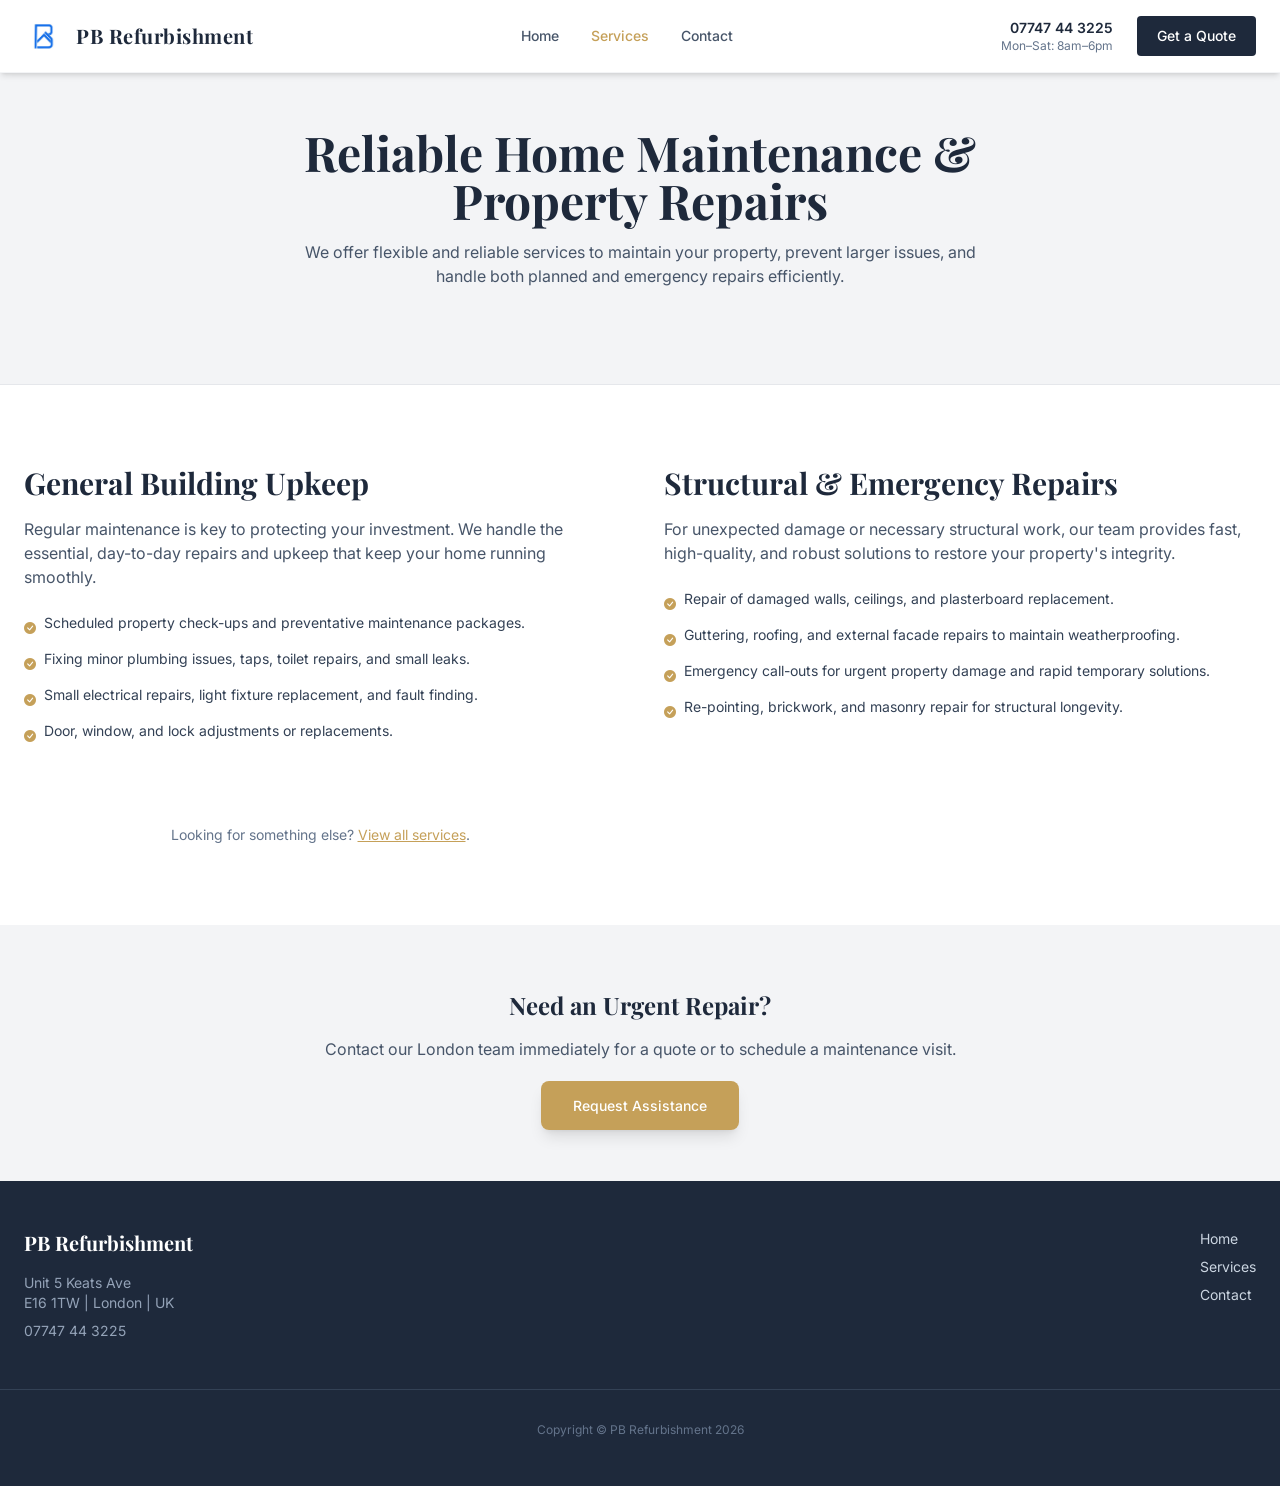
<file: home-maintenance-repairs.html>
<!DOCTYPE html>
<html lang="en">

<head>
    <meta charset="UTF-8">
    <meta name="viewport" content="width=device-width, initial-scale=1.0">
    <title>Reliable Home Maintenance & Property Repairs London | PB Refurbishment</title>
    <meta property="og:locale" content="en_GB">
    <meta property="og:type" content="article">
    <meta property="og:title" content="Reliable Home Maintenance & Property Repairs London | PB Refurbishment">
    <meta property="og:description"
        content="Keep your London property in top condition with our reliable maintenance and repair services. From minor fixes to structural upkeep, we handle it all efficiently.">
    <meta property="og:url" content="https://pbrefurbishment.co.uk/home-maintenance-repairs.html">
    <meta property="og:site_name" content="PB Refurbishment">
    <meta property="og:image" content="https://pbrefurbishment.co.uk/assets/og/maintenance-repairs.jpg">

    <meta name="twitter:card" content="summary_large_image">
    <meta name="twitter:title" content="Reliable Home Maintenance & Property Repairs London | PB Refurbishment">
    <meta name="twitter:description"
        content="Keep your London property in top condition with our reliable maintenance and repair services. From minor fixes to structural upkeep, we handle it all efficiently.">
    <meta name="twitter:image" content="https://pbrefurbishment.co.uk/assets/og/maintenance-repairs.jpg">


    <link rel="stylesheet" href="assets/output.css">

    <link
        href="https://fonts.googleapis.com/css2?family=Inter:wght@300;400;500;600&family=Playfair+Display:wght@400;600;700&display=swap"
        rel="stylesheet">
    <link href="https://cdn.jsdelivr.net/npm/bootstrap-icons@1.11.2/font/bootstrap-icons.css" rel="stylesheet" />
    <link rel="icon" type="image/x-icon" href="assets/favicon.ico">
    <meta name="description"
        content="Keep your London property in top condition with our reliable maintenance and repair services. From minor fixes to structural upkeep, we handle it all efficiently." />
    <link rel="canonical" href="https://pbrefurbishment.co.uk/home-maintenance-repairs.html" />
    <link rel="alternate" href="https://pbrefurbishment.co.uk/" hreflang="en-gb" />
</head>

<body class="font-sans text-slate-800 antialiased flex flex-col min-h-screen">

    <nav class="w-full fixed top-0 z-50 bg-white border-b border-gray-100 shadow-md">
        <div class="max-w-7xl mx-auto px-6 py-4 flex justify-between items-center">
            <a href="index.html" class="flex items-center gap-3">
                <img src="assets/favicon.ico" alt="PB Logo" class="h-10 w-10 rounded-lg">
                <span class="font-serif text-brand-blue text-xl font-bold tracking-wide hidden md:block">PB
                    Refurbishment</span>
            </a>

            <div class="hidden md:flex space-x-8 text-sm font-medium text-slate-600">
                <a href="index.html" class="hover:text-brand-blue">Home</a>
                <a href="services.html" class="text-brand-gold">Services</a>
                <a href="contact.html" class="hover:text-brand-blue">Contact</a>
            </div>

            <!-- Right Side: Phone + CTA -->
            <div class="flex items-center gap-6">

                <!-- Phone Number + Hours (desktop only) -->
                <div class="hidden md:flex flex-col text-right leading-tight">
                    <a href="tel:+447747443225"
                        class="text-brand-blue font-semibold hover:text-brand-gold transition text-sm">
                        07747 44 3225
                    </a>
                    <span class="text-xs text-slate-500">
                        Mon–Sat: 8am–6pm
                    </span>
                </div>

                <!-- CTA Button -->
                <a href="contact.html"
                    class="bg-brand-blue text-white px-5 py-2.5 text-sm font-medium rounded hover:bg-slate-800 transition">
                    Get a Quote
                </a>
                <button id="mobile-menu-button" class="md:hidden text-brand-blue p-2 rounded-md hover:bg-gray-100"
                    aria-label="Toggle menu">
                    <svg class="w-6 h-6" fill="none" stroke="currentColor" viewBox="0 0 24 24"
                        xmlns="http://www.w3.org/2000/svg">
                        <path stroke-linecap="round" stroke-linejoin="round" stroke-width="2"
                            d="M4 6h16M4 12h16M4 18h16">
                        </path>
                    </svg>
                </button>
            </div>
        </div>

        <div id="mobile-menu" class="hidden md:hidden w-full bg-white border-t border-gray-100 py-3 text-center">
            <a href="index.html" class="block py-2 hover:text-brand-blue hover:bg-gray-50">Home</a>
            <a href="services.html" class="block py-2 text-brand-gold hover:bg-gray-50">Services</a>
            <a href="contact.html" class="block py-2 hover:text-brand-blue hover:bg-gray-50">Contact</a>
        </div>
    </nav>

    <main class="flex-grow">
        <header class="bg-brand-gray pt-24 pb-16 lg:py-24 border-b border-gray-200">
            <div class="max-w-4xl mx-auto px-6 text-center">
                <h1 class="text-4xl lg:text-5xl font-serif font-bold text-brand-blue mb-4 mt-8">Reliable Home
                    Maintenance &
                    Property Repairs</h1>
                <p class="lead text-slate-600 max-w-2xl mx-auto">
                    We offer flexible and reliable services to maintain your property, prevent larger issues, and handle
                    both planned and emergency repairs efficiently.
                </p>
            </div>
        </header>

        <section class="py-20">
            <div class="max-w-7xl mx-auto px-6 grid grid-cols-1 lg:grid-cols-2 gap-12">

                <div>
                    <h2 class="text-3xl font-serif font-bold text-brand-blue mb-4">General Building Upkeep</h2>
                    <p class="text-slate-600 mb-6">Regular maintenance is key to protecting your investment. We handle
                        the essential, day-to-day repairs and upkeep that keep your home running smoothly.</p>
                    <ul class="space-y-3 text-sm text-slate-700">
                        <li class="flex items-start gap-2">
                            <div class="text-brand-gold mt-1"><i class="bi bi-check-circle-fill text-xs"></i></div>
                            Scheduled property check-ups and preventative maintenance packages.
                        </li>
                        <li class="flex items-start gap-2">
                            <div class="text-brand-gold mt-1"><i class="bi bi-check-circle-fill text-xs"></i></div>
                            Fixing minor plumbing issues, taps, toilet repairs, and small leaks.
                        </li>
                        <li class="flex items-start gap-2">
                            <div class="text-brand-gold mt-1"><i class="bi bi-check-circle-fill text-xs"></i></div>
                            Small electrical repairs, light fixture replacement, and fault finding.
                        </li>
                        <li class="flex items-start gap-2">
                            <div class="text-brand-gold mt-1"><i class="bi bi-check-circle-fill text-xs"></i></div>
                            Door, window, and lock adjustments or replacements.
                        </li>
                    </ul>
                </div>

                <div>
                    <h2 class="text-3xl font-serif font-bold text-brand-blue mb-4">Structural & Emergency Repairs
                    </h2>
                    <p class="text-slate-600 mb-6">For unexpected damage or necessary structural work, our team provides
                        fast, high-quality, and robust solutions to restore your property's integrity.</p>
                    <ul class="space-y-3 text-sm text-slate-700">
                        <li class="flex items-start gap-2">
                            <div class="text-brand-gold mt-1"><i class="bi bi-check-circle-fill text-xs"></i></div>
                            Repair of damaged walls, ceilings, and plasterboard replacement.
                        </li>
                        <li class="flex items-start gap-2">
                            <div class="text-brand-gold mt-1"><i class="bi bi-check-circle-fill text-xs"></i></div>
                            Guttering, roofing, and external facade repairs to maintain weatherproofing.
                        </li>
                        <li class="flex items-start gap-2">
                            <div class="text-brand-gold mt-1"><i class="bi bi-check-circle-fill text-xs"></i></div>
                            Emergency call-outs for urgent property damage and rapid temporary solutions.
                        </li>
                        <li class="flex items-start gap-2">
                            <div class="text-brand-gold mt-1"><i class="bi bi-check-circle-fill text-xs"></i></div>
                            Re-pointing, brickwork, and masonry repair for structural longevity.
                        </li>
                    </ul>
                </div>
                <p class="mt-8 text-sm text-slate-500 text-center">
                    Looking for something else? <a href="services.html"
                        class="text-brand-gold hover:text-brand-blue underline">View all services</a>.
                </p>
            </div>
        </section>
        <section class="bg-brand-gray py-16 text-center">
            <h3 class="text-2xl font-serif font-bold text-brand-blue mb-4">Need an Urgent Repair?</h3>
            <p class="text-slate-600 mb-8">Contact our London team immediately for a quote or to schedule a maintenance
                visit.</p>
            <a href="contact.html"
                class="bg-brand-gold text-white px-8 py-4 text-sm font-medium rounded-lg hover:bg-brand-blue transition shadow-lg transform hover:-translate-y-0.5 duration-200">
                Request Assistance
            </a>
        </section>
    </main>

    <footer class="bg-brand-blue text-white py-12">
        <div class="max-w-7xl mx-auto px-6 flex flex-col md:flex-row justify-between gap-8">
            <div>
                <span class="font-serif text-xl font-bold block mb-4">PB Refurbishment</span>
                <p class="text-slate-400 text-sm">Unit 5 Keats Ave <br>E16 1TW | London | UK</p>
                <p class="text-slate-400 text-sm mt-2">07747 44 3225</p>
            </div>
            <div class="flex flex-col gap-2">
                <a href="index.html" class="text-slate-300 hover:text-white text-sm">Home</a>
                <a href="services.html" class="text-slate-300 hover:text-white text-sm">Services</a>
                <a href="contact.html" class="text-slate-300 hover:text-white text-sm">Contact</a>
            </div>
        </div>
        <div class="max-w-7xl mx-auto px-6 mt-12 pt-8 border-t border-slate-700 text-center text-xs text-slate-500">
            Copyright &copy; PB Refurbishment <span id="current-year"></span>
        </div>
    </footer>

    <script>
        // JavaScript to dynamically set the current year in the footer and the project acceptance year range
        document.addEventListener('DOMContentLoaded', function () {
            const currentYearSpan = document.getElementById('current-year');
            const projectYearRangeSpan = document.getElementById('project-year-range');
            const currentYear = new Date().getFullYear();

            // 1. Update Copyright Year
            if (currentYearSpan) {
                currentYearSpan.textContent = currentYear;
            }

            // 2. Update Project Acceptance Year Range (Current Year / Next Year)
            if (projectYearRangeSpan) {
                const nextYear = currentYear + 1;
                projectYearRangeSpan.textContent = `${currentYear}/${nextYear}`;
            }
        });
    </script>
    <script>
        document.addEventListener('DOMContentLoaded', () => {
            const button = document.getElementById('mobile-menu-button');
            const menu = document.getElementById('mobile-menu');

            // Check if both elements exist before trying to add a listener
            if (button && menu) {
                button.addEventListener('click', () => {
                    // Toggle the 'hidden' class on the mobile menu
                    menu.classList.toggle('hidden');
                });
            }
        });
    </script>
    <script type="application/ld+json">
    {
    "@context": "https://schema.org",
    "@type": "Service",
    "name": "Home Maintenance & Property Repairs",
    "serviceType": "Home maintenance and property repairs",
    "provider": {
        "@id": "https://pbrefurbishment.co.uk/#pbrefurbishment"
    },
    "areaServed": [
    {
        "@type": "Country",
        "name": "United Kingdom"
    },
    {
        "@type": "AdministrativeArea",
        "name": "London"
    }
    ],
    "url": "https://pbrefurbishment.co.uk/home-maintenance-repairs.html",
    "description": "Keep your London property in top condition with our reliable maintenance and repair services. From minor fixes to structural upkeep, we handle it all efficiently."
    }
    </script>

</body>

</html>
</file>
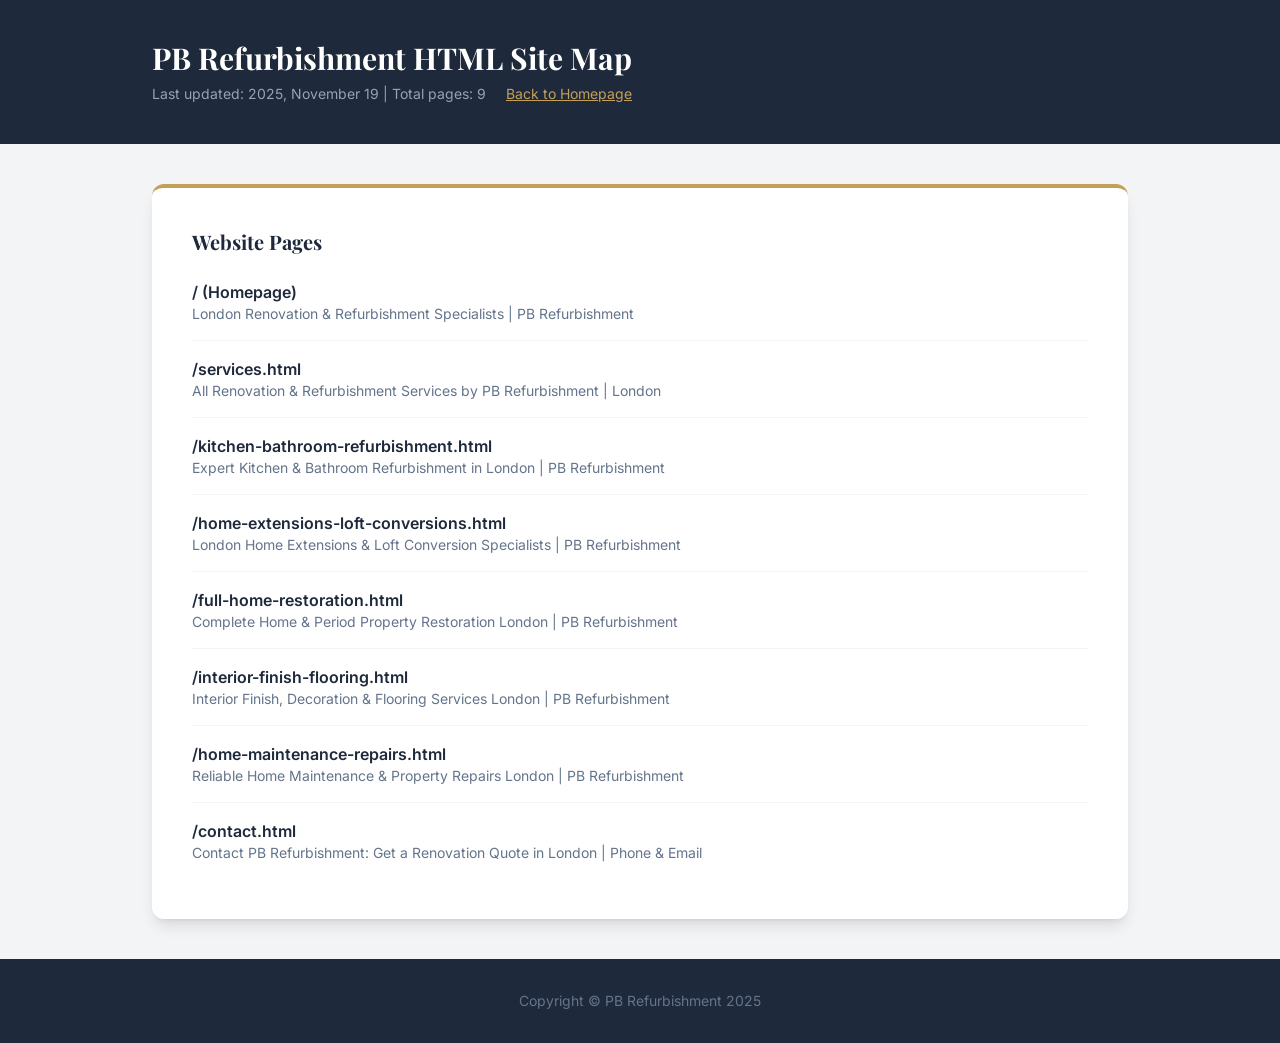
<file: html-sitemap.html>
<!DOCTYPE html>
<html lang="en">

<head>
    <meta charset="UTF-8">
    <meta name="viewport" content="width=device-width, initial-scale=1.0">
    <title>PB Refurbishment | HTML Site Map</title>
    <meta name="robots" content="noindex, follow">
    <meta property="og:locale" content="en_GB">
    <meta property="og:type" content="website">
    <meta property="og:title" content="London Renovation & Refurbishment Specialists | PB Refurbishment">
    <meta property="og:description"
        content="PB Refurbishment delivers expert home refurbishment, renovation, and restoration services across London. Specializing in high-quality, bespoke projects. Get a quote today!">
    <meta property="og:url" content="https://pbrefurbishment.co.uk/">
    <meta property="og:site_name" content="PB Refurbishment">
    <meta property="og:image" content="https://pbrefurbishment.co.uk/assets/og/home-hero.jpg">
    <link rel="icon" type="image/x-icon" href="assets/favicon.ico">
    <meta name="twitter:card" content="summary_large_image">
    <meta name="twitter:title" content="London Renovation & Refurbishment Specialists | PB Refurbishment">
    <meta name="twitter:description"
        content="PB Refurbishment delivers expert home refurbishment, renovation, and restoration services across London. Specializing in high-quality, bespoke projects. Get a quote today!">
    <meta name="twitter:image" content="https://pbrefurbishment.co.uk/assets/og/home-hero.jpg">

    <link rel="stylesheet" href="assets/output.css">

    <link
        href="https://fonts.googleapis.com/css2?family=Inter:wght@300;400;500;600&family=Playfair+Display:wght@400;600;700&display=swap"
        rel="stylesheet">
</head>

<body class="font-sans text-slate-800 antialiased bg-brand-gray min-h-screen">

    <div class="bg-brand-blue py-10">
        <div class="max-w-5xl mx-auto px-6">
            <h1 class="text-3xl font-serif font-bold text-white mb-2">PB Refurbishment HTML Site Map</h1>
            <p class="text-slate-400 text-sm">
                Last updated: 2025, November 19 | Total pages: 9
                <a href="index.html" class="text-brand-gold hover:text-white ml-4 transition underline">Back to
                    Homepage</a>
            </p>
        </div>
    </div>

    <div class="max-w-5xl mx-auto px-6 py-10">
        <div class="bg-white rounded-xl shadow-lg p-6 md:p-10 border-t-4 border-brand-gold">
            <h2 class="text-xl font-serif font-bold text-brand-blue mb-6">Website Pages</h2>

            <ul class="space-y-4">
                <li class="border-b border-gray-100 pb-4">
                    <a href="https://pbrefurbishment.co.uk/"
                        title="London Renovation & Refurbishment Specialists | PB Refurbishment"
                        class="text-brand-blue font-semibold hover:text-brand-gold transition-colors">
                        / (Homepage)
                    </a>
                    <span class="text-slate-500 text-sm block">London Renovation & Refurbishment Specialists | PB
                        Refurbishment</span>
                </li>
                <li class="border-b border-gray-100 pb-4">
                    <a href="https://pbrefurbishment.co.uk/services.html"
                        title="All Renovation & Refurbishment Services by PB Refurbishment | London"
                        class="text-brand-blue font-semibold hover:text-brand-gold transition-colors">
                        /services.html
                    </a>
                    <span class="text-slate-500 text-sm block">All Renovation & Refurbishment Services by PB
                        Refurbishment | London</span>
                </li>
                <li class="border-b border-gray-100 pb-4">
                    <a href="https://pbrefurbishment.co.uk/kitchen-bathroom-refurbishment.html"
                        title="Expert Kitchen & Bathroom Refurbishment in London | PB Refurbishment"
                        class="text-brand-blue font-semibold hover:text-brand-gold transition-colors">
                        /kitchen-bathroom-refurbishment.html
                    </a>
                    <span class="text-slate-500 text-sm block">Expert Kitchen & Bathroom Refurbishment in London | PB
                        Refurbishment</span>
                </li>
                <li class="border-b border-gray-100 pb-4">
                    <a href="https://pbrefurbishment.co.uk/home-extensions-loft-conversions.html"
                        title="London Home Extensions & Loft Conversion Specialists | PB Refurbishment"
                        class="text-brand-blue font-semibold hover:text-brand-gold transition-colors">
                        /home-extensions-loft-conversions.html
                    </a>
                    <span class="text-slate-500 text-sm block">London Home Extensions & Loft Conversion Specialists | PB
                        Refurbishment</span>
                </li>
                <li class="border-b border-gray-100 pb-4">
                    <a href="https://pbrefurbishment.co.uk/full-home-restoration.html"
                        title="Complete Home & Period Property Restoration London | PB Refurbishment"
                        class="text-brand-blue font-semibold hover:text-brand-gold transition-colors">
                        /full-home-restoration.html
                    </a>
                    <span class="text-slate-500 text-sm block">Complete Home & Period Property Restoration London | PB
                        Refurbishment</span>
                </li>

                <li class="border-b border-gray-100 pb-4">
                    <a href="https://pbrefurbishment.co.uk/interior-finish-flooring.html"
                        title="Interior Finish, Decoration & Flooring Services London | PB Refurbishment"
                        class="text-brand-blue font-semibold hover:text-brand-gold transition-colors">
                        /interior-finish-flooring.html
                    </a>
                    <span class="text-slate-500 text-sm block">Interior Finish, Decoration & Flooring Services London |
                        PB
                        Refurbishment</span>
                </li>

                <li class="border-b border-gray-100 pb-4">
                    <a href="https://pbrefurbishment.co.uk/home-maintenance-repairs.html"
                        title="Reliable Home Maintenance & Property Repairs London | PB Refurbishment"
                        class="text-brand-blue font-semibold hover:text-brand-gold transition-colors">
                        /home-maintenance-repairs.html
                    </a>
                    <span class="text-slate-500 text-sm block">Reliable Home Maintenance & Property Repairs London | PB
                        Refurbishment</span>
                </li>

                <li class="pb-4">
                    <a href="https://pbrefurbishment.co.uk/contact.html"
                        title="Contact PB Refurbishment: Get a Renovation Quote in London | Phone & Email"
                        class="text-brand-blue font-semibold hover:text-brand-gold transition-colors">
                        /contact.html
                    </a>
                    <span class="text-slate-500 text-sm block">Contact PB Refurbishment: Get a Renovation Quote in
                        London | Phone & Email</span>
                </li>
            </ul>
        </div>
    </div>

    <footer class="bg-brand-blue py-8 text-center mt-auto">
        <div class="text-sm text-slate-500">Copyright &copy; PB Refurbishment 2025</div>
    </footer>
    <script type="application/ld+json">
    {
    "@context": "https://schema.org",
    "@type": ["LocalBusiness", "HomeAndConstructionBusiness"],
    "@id": "https://pbrefurbishment.co.uk/#pbrefurbishment",
    "name": "PB Refurbishment",
    "url": "https://pbrefurbishment.co.uk/",
    "image": "https://pbrefurbishment.co.uk/assets/favicon.ico",
    "telephone": "+44 7747 44 3225",
    "email": "info@pbrefurbishment.co.uk",
    "priceRange": "£££",
    "address": {
        "@type": "PostalAddress",
        "streetAddress": "Unit 5 Keats Ave",
        "postalCode": "E16 1TW",
        "addressLocality": "London",
        "addressCountry": "GB"
    },
    "areaServed": [
    {
        "@type": "Country",
        "name": "United Kingdom"
    },
    {
        "@type": "AdministrativeArea",
        "name": "London"
    }
    ],
    "sameAs": [
        "https://www.checkatrade.com/trades/piotrbacrefurbishment"
    ]
    }
    </script>
</body>

</html>
</file>
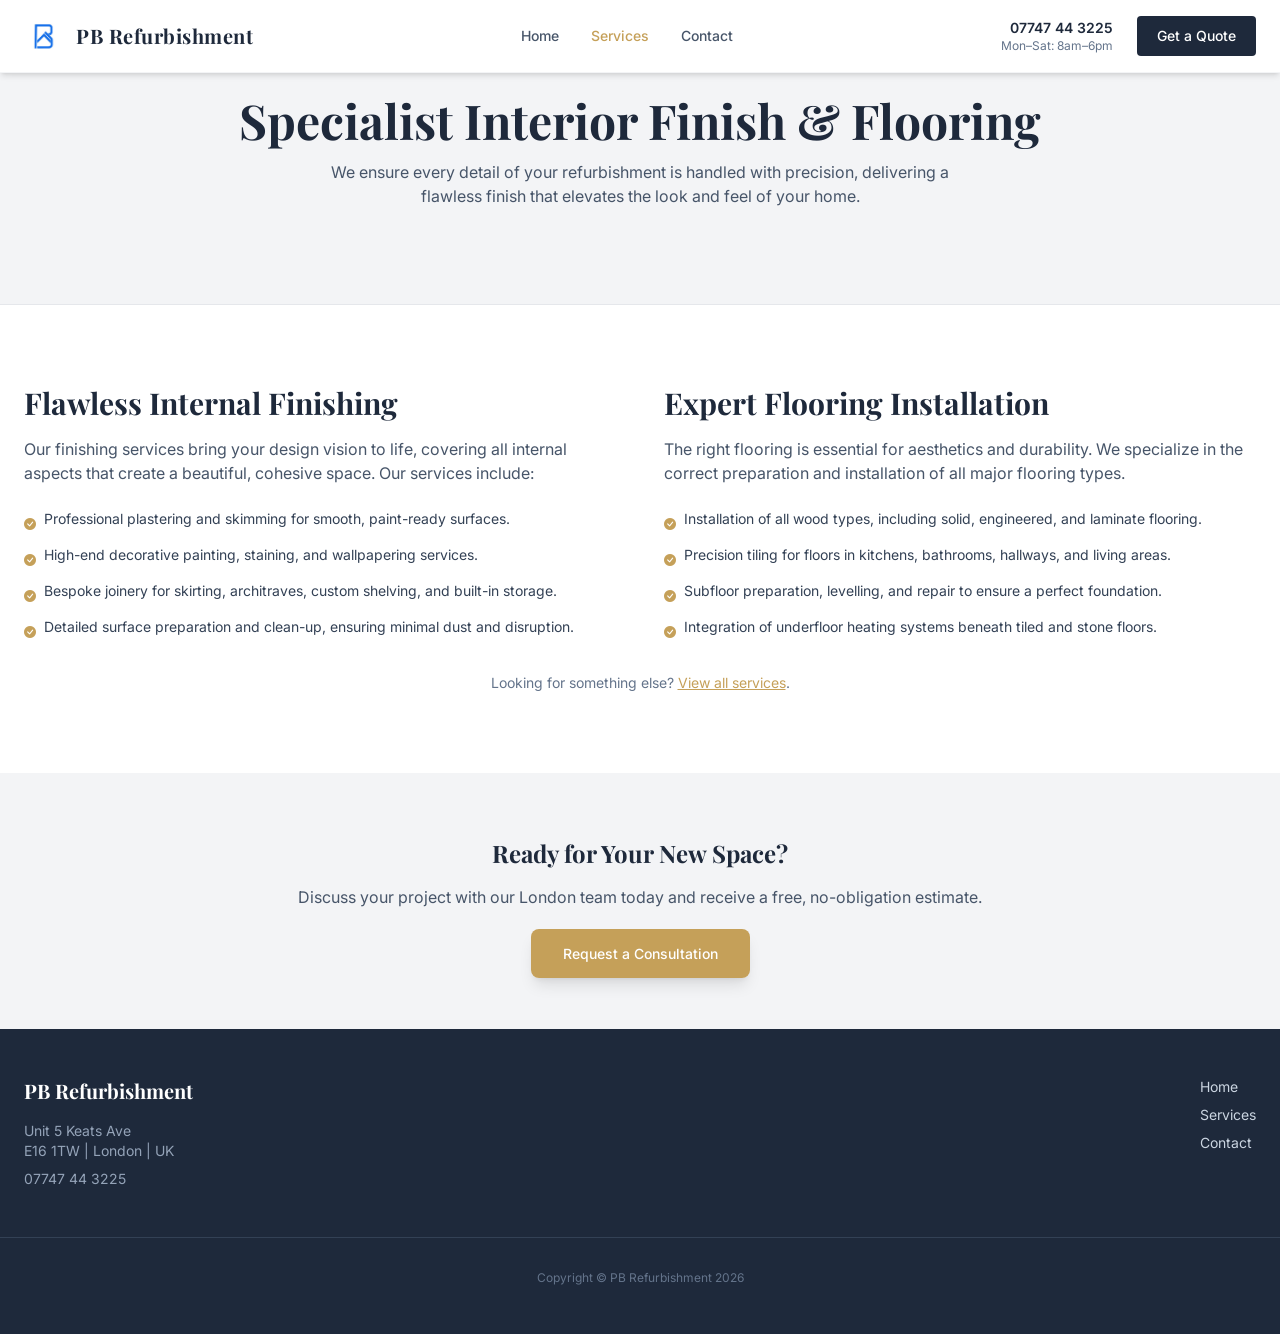
<file: interior-finish-flooring.html>
<!DOCTYPE html>
<html lang="en">

<head>
    <meta charset="UTF-8">
    <meta name="viewport" content="width=device-width, initial-scale=1.0">
    <title>Specialist Interior Finish & Flooring Services London | PB Refurbishment</title>
    <meta property="og:locale" content="en_GB">
    <meta property="og:type" content="article">
    <meta property="og:title" content="Specialist Interior Finish & Flooring Services London | PB Refurbishment">
    <meta property="og:description"
        content="From professional plastering and painting to expert floor laying, PB Refurbishment provides the final, high-quality touches that complete your London renovation.">
    <meta property="og:url" content="https://pbrefurbishment.co.uk/interior-finish-flooring.html">
    <meta property="og:site_name" content="PB Refurbishment">
    <meta property="og:image" content="https://pbrefurbishment.co.uk/assets/og/interior-finish-flooring.jpg">

    <meta name="twitter:card" content="summary_large_image">
    <meta name="twitter:title" content="Specialist Interior Finish & Flooring Services London | PB Refurbishment">
    <meta name="twitter:description"
        content="From professional plastering and painting to expert floor laying, PB Refurbishment provides the final, high-quality touches that complete your London renovation.">
    <meta name="twitter:image" content="https://pbrefurbishment.co.uk/assets/og/interior-finish-flooring.jpg">

    <link rel="stylesheet" href="assets/output.css">

    <link
        href="https://fonts.googleapis.com/css2?family=Inter:wght@300;400;500;600&family=Playfair+Display:wght@400;600;700&display=swap"
        rel="stylesheet">
    <link href="https://cdn.jsdelivr.net/npm/bootstrap-icons@1.11.2/font/bootstrap-icons.css" rel="stylesheet" />
    <link rel="icon" type="image/x-icon" href="assets/favicon.ico">
    <meta name="description"
        content="From professional plastering and painting to expert floor laying, PB Refurbishment provides the final, high-quality touches that complete your London renovation." />
    <link rel="canonical" href="https://pbrefurbishment.co.uk/interior-finish-flooring.html" />
    <link rel="alternate" href="https://pbrefurbishment.co.uk/" hreflang="en-gb" />
</head>

<body class="font-sans text-slate-800 antialiased flex flex-col min-h-screen">

    <nav class="w-full fixed top-0 z-50 bg-white border-b border-gray-100 shadow-md">
        <div class="max-w-7xl mx-auto px-6 py-4 flex justify-between items-center">
            <a href="index.html" class="flex items-center gap-3">
                <img src="assets/favicon.ico" alt="PB Logo" class="h-10 w-10 rounded-lg">
                <span class="font-serif text-brand-blue text-xl font-bold tracking-wide hidden md:block">PB
                    Refurbishment</span>
            </a>

            <div class="hidden md:flex space-x-8 text-sm font-medium text-slate-600">
                <a href="index.html" class="hover:text-brand-blue">Home</a>
                <a href="services.html" class="text-brand-gold">Services</a>
                <a href="contact.html" class="hover:text-brand-blue">Contact</a>
            </div>

            <!-- Right Side: Phone + CTA -->
            <div class="flex items-center gap-6">

                <!-- Phone Number + Hours (desktop only) -->
                <div class="hidden md:flex flex-col text-right leading-tight">
                    <a href="tel:+447747443225"
                        class="text-brand-blue font-semibold hover:text-brand-gold transition text-sm">
                        07747 44 3225
                    </a>
                    <span class="text-xs text-slate-500">
                        Mon–Sat: 8am–6pm
                    </span>
                </div>

                <!-- CTA Button -->
                <a href="contact.html"
                    class="bg-brand-blue text-white px-5 py-2.5 text-sm font-medium rounded hover:bg-slate-800 transition">
                    Get a Quote
                </a>
                <button id="mobile-menu-button" class="md:hidden text-brand-blue p-2 rounded-md hover:bg-gray-100"
                    aria-label="Toggle menu">
                    <svg class="w-6 h-6" fill="none" stroke="currentColor" viewBox="0 0 24 24"
                        xmlns="http://www.w3.org/2000/svg">
                        <path stroke-linecap="round" stroke-linejoin="round" stroke-width="2"
                            d="M4 6h16M4 12h16M4 18h16">
                        </path>
                    </svg>
                </button>
            </div>
        </div>

        <div id="mobile-menu" class="hidden md:hidden w-full bg-white border-t border-gray-100 py-3 text-center">
            <a href="index.html" class="block py-2 hover:text-brand-blue hover:bg-gray-50">Home</a>
            <a href="services.html" class="block py-2 text-brand-gold hover:bg-gray-50">Services</a>
            <a href="contact.html" class="block py-2 hover:text-brand-blue hover:bg-gray-50">Contact</a>
        </div>
    </nav>

    <main class="flex-grow">
        <header class="bg-brand-gray pt-24 pb-16 lg:py-24 border-b border-gray-200">
            <div class="max-w-4xl mx-auto px-6 text-center">
                <h1 class="text-4xl lg:text-5xl font-serif font-bold text-brand-blue mb-4">Specialist Interior Finish &
                    Flooring</h1>
                <p class="lead text-slate-600 max-w-2xl mx-auto">
                    We ensure every detail of your refurbishment is handled with precision, delivering a flawless finish
                    that elevates the look and feel of your home.
                </p>
            </div>
        </header>

        <section class="py-20">
            <div class="max-w-7xl mx-auto px-6 grid grid-cols-1 lg:grid-cols-2 gap-12">

                <div>
                    <h2 class="text-3xl font-serif font-bold text-brand-blue mb-4">Flawless Internal Finishing</h2>
                    <p class="text-slate-600 mb-6">Our finishing services bring your design vision to life, covering all
                        internal aspects that create a beautiful, cohesive space. Our services include:</p>
                    <ul class="space-y-3 text-sm text-slate-700">
                        <li class="flex items-start gap-2">
                            <div class="text-brand-gold mt-1"><i class="bi bi-check-circle-fill text-xs"></i></div>
                            Professional plastering and skimming for smooth, paint-ready surfaces.
                        </li>
                        <li class="flex items-start gap-2">
                            <div class="text-brand-gold mt-1"><i class="bi bi-check-circle-fill text-xs"></i></div>
                            High-end decorative painting, staining, and wallpapering services.
                        </li>
                        <li class="flex items-start gap-2">
                            <div class="text-brand-gold mt-1"><i class="bi bi-check-circle-fill text-xs"></i></div>
                            Bespoke joinery for skirting, architraves, custom shelving, and built-in storage.
                        </li>
                        <li class="flex items-start gap-2">
                            <div class="text-brand-gold mt-1"><i class="bi bi-check-circle-fill text-xs"></i></div>
                            Detailed surface preparation and clean-up, ensuring minimal dust and disruption.
                        </li>
                    </ul>
                </div>

                <div>
                    <h2 class="text-3xl font-serif font-bold text-brand-blue mb-4">Expert Flooring Installation
                    </h2>
                    <p class="text-slate-600 mb-6">The right flooring is essential for aesthetics and durability. We
                        specialize in the correct preparation and installation of all major flooring types.</p>
                    <ul class="space-y-3 text-sm text-slate-700">
                        <li class="flex items-start gap-2">
                            <div class="text-brand-gold mt-1"><i class="bi bi-check-circle-fill text-xs"></i></div>
                            Installation of all wood types, including solid, engineered, and laminate flooring.
                        </li>
                        <li class="flex items-start gap-2">
                            <div class="text-brand-gold mt-1"><i class="bi bi-check-circle-fill text-xs"></i></div>
                            Precision tiling for floors in kitchens, bathrooms, hallways, and living areas.
                        </li>
                        <li class="flex items-start gap-2">
                            <div class="text-brand-gold mt-1"><i class="bi bi-check-circle-fill text-xs"></i></div>
                            Subfloor preparation, levelling, and repair to ensure a perfect foundation.
                        </li>
                        <li class="flex items-start gap-2">
                            <div class="text-brand-gold mt-1"><i class="bi bi-check-circle-fill text-xs"></i></div>
                            Integration of underfloor heating systems beneath tiled and stone floors.
                        </li>
                    </ul>
                </div>

            </div>
            <p class="mt-8 text-sm text-slate-500 text-center">
                Looking for something else? <a href="services.html"
                    class="text-brand-gold hover:text-brand-blue underline">View all services</a>.
            </p>
        </section>
        <section class="bg-brand-gray py-16 text-center">
            <h3 class="text-2xl font-serif font-bold text-brand-blue mb-4">Ready for Your New Space?</h3>
            <p class="text-slate-600 mb-8">Discuss your project with our London team today and receive a free,
                no-obligation estimate.</p>
            <a href="contact.html"
                class="bg-brand-gold text-white px-8 py-4 text-sm font-medium rounded-lg hover:bg-brand-blue transition shadow-lg transform hover:-translate-y-0.5 duration-200">
                Request a Consultation
            </a>
        </section>
    </main>

    <footer class="bg-brand-blue text-white py-12">
        <div class="max-w-7xl mx-auto px-6 flex flex-col md:flex-row justify-between gap-8">
            <div>
                <span class="font-serif text-xl font-bold block mb-4">PB Refurbishment</span>
                <p class="text-slate-400 text-sm">Unit 5 Keats Ave <br>E16 1TW | London | UK</p>
                <p class="text-slate-400 text-sm mt-2">07747 44 3225</p>
            </div>
            <div class="flex flex-col gap-2">
                <a href="index.html" class="text-slate-300 hover:text-white text-sm">Home</a>
                <a href="services.html" class="text-slate-300 hover:text-white text-sm">Services</a>
                <a href="contact.html" class="text-slate-300 hover:text-white text-sm">Contact</a>
            </div>
        </div>
        <div class="max-w-7xl mx-auto px-6 mt-12 pt-8 border-t border-slate-700 text-center text-xs text-slate-500">
            Copyright &copy; PB Refurbishment <span id="current-year"></span>
        </div>
    </footer>

    <script>
        // JavaScript to dynamically set the current year in the footer and the project acceptance year range
        document.addEventListener('DOMContentLoaded', function () {
            const currentYearSpan = document.getElementById('current-year');
            const projectYearRangeSpan = document.getElementById('project-year-range');
            const currentYear = new Date().getFullYear();

            // 1. Update Copyright Year
            if (currentYearSpan) {
                currentYearSpan.textContent = currentYear;
            }

            // 2. Update Project Acceptance Year Range (Current Year / Next Year)
            if (projectYearRangeSpan) {
                const nextYear = currentYear + 1;
                projectYearRangeSpan.textContent = `${currentYear}/${nextYear}`;
            }
        });
    </script>
    <script>
        document.addEventListener('DOMContentLoaded', () => {
            const button = document.getElementById('mobile-menu-button');
            const menu = document.getElementById('mobile-menu');

            // Check if both elements exist before trying to add a listener
            if (button && menu) {
                button.addEventListener('click', () => {
                    // Toggle the 'hidden' class on the mobile menu
                    menu.classList.toggle('hidden');
                });
            }
        });
    </script>
    <script type="application/ld+json">
    {
    "@context": "https://schema.org",
    "@type": "Service",
    "name": "Interior Finish & Flooring",
    "serviceType": "Interior finishing and flooring installation",
    "provider": {
        "@id": "https://pbrefurbishment.co.uk/#pbrefurbishment"
    },
    "areaServed": [
    {
        "@type": "Country",
        "name": "United Kingdom"
    },
    {
        "@type": "AdministrativeArea",
        "name": "London"
    }
    ],
    "url": "https://pbrefurbishment.co.uk/interior-finish-flooring.html",
    "description": "From professional plastering and painting to expert floor laying, PB Refurbishment provides the final, high-quality touches that complete your London renovation."
    }
    </script>

</body>

</html>
</file>
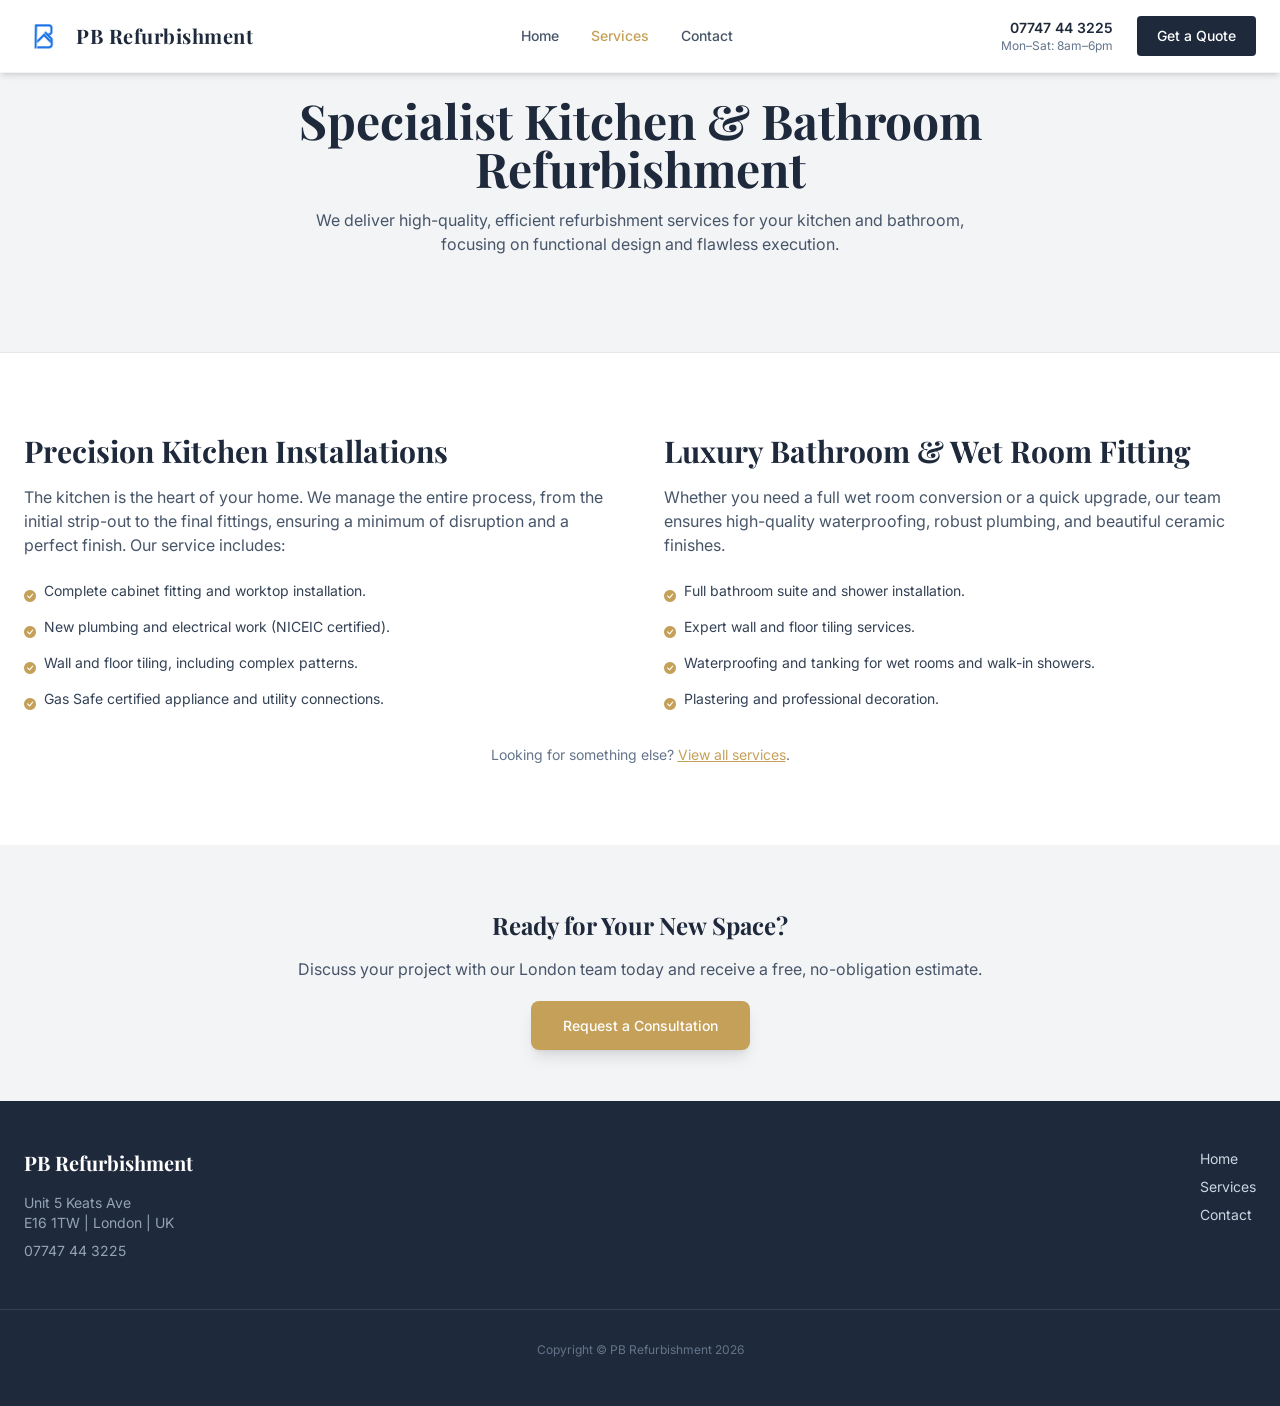
<file: kitchen-bathroom-refurbishment.html>
<!DOCTYPE html>
<html lang="en">

<head>
    <meta charset="UTF-8">
    <meta name="viewport" content="width=device-width, initial-scale=1.0">
    <title>Expert Kitchen & Bathroom Refurbishment in London | PB Refurbishment</title>
    <meta property="og:locale" content="en_GB">
    <meta property="og:type" content="article">
    <meta property="og:title" content="Expert Kitchen & Bathroom Refurbishment in London | PB Refurbishment">
    <meta property="og:description"
        content="Need a kitchen or bathroom fitter in London? PB Refurbishment provides full fit-out, tiling, plumbing, and aesthetic finishes for projects. Get a quote.">
    <meta property="og:url" content="https://pbrefurbishment.co.uk/kitchen-bathroom-refurbishment.html">
    <meta property="og:site_name" content="PB Refurbishment">
    <meta property="og:image" content="https://pbrefurbishment.co.uk/assets/og/kitchen-bathroom.jpg">

    <meta name="twitter:card" content="summary_large_image">
    <meta name="twitter:title" content="Expert Kitchen & Bathroom Refurbishment in London | PB Refurbishment">
    <meta name="twitter:description"
        content="Need a kitchen or bathroom fitter in London? PB Refurbishment provides full fit-out, tiling, plumbing, and aesthetic finishes for projects. Get a quote.">
    <meta name="twitter:image" content="https://pbrefurbishment.co.uk/assets/og/kitchen-bathroom.jpg">

    <link rel="stylesheet" href="assets/output.css">

    <link
        href="https://fonts.googleapis.com/css2?family=Inter:wght@300;400;500;600&family=Playfair+Display:wght@400;600;700&display=swap"
        rel="stylesheet">
    <link href="https://cdn.jsdelivr.net/npm/bootstrap-icons@1.11.2/font/bootstrap-icons.css" rel="stylesheet" />
    <link rel="icon" type="image/x-icon" href="assets/favicon.ico">
    <meta name="description"
        content="Need a kitchen or bathroom fitter in London? PB Refurbishment provides full fit-out, tiling, plumbing, and aesthetic finishes for projects. Get a quote." />
    <link rel="canonical" href="https://pbrefurbishment.co.uk/kitchen-bathroom-refurbishment.html" />
    <link rel="alternate" href="https://pbrefurbishment.co.uk/" hreflang="en-gb" />
</head>

<body class="font-sans text-slate-800 antialiased flex flex-col min-h-screen">

    <nav class="w-full fixed top-0 z-50 bg-white border-b border-gray-100 shadow-md">
        <div class="max-w-7xl mx-auto px-6 py-4 flex justify-between items-center">
            <a href="index.html" class="flex items-center gap-3">
                <img src="assets/favicon.ico" alt="PB Logo" class="h-10 w-10 rounded-lg">
                <span class="font-serif text-brand-blue text-xl font-bold tracking-wide hidden md:block">PB
                    Refurbishment</span>
            </a>

            <div class="hidden md:flex space-x-8 text-sm font-medium text-slate-600">
                <!-- NOTE: Manually add the class 'text-brand-gold' to the link corresponding to the current page -->
                <a href="index.html" class="hover:text-brand-blue">Home</a>
                <a href="services.html" class="text-brand-gold">Services</a>
                <a href="contact.html" class="hover:text-brand-blue">Contact</a>
            </div>

            <!-- Right Side: Phone + CTA -->
            <div class="flex items-center gap-6">

                <!-- Phone Number + Hours (desktop only) -->
                <div class="hidden md:flex flex-col text-right leading-tight">
                    <a href="tel:+447747443225"
                        class="text-brand-blue font-semibold hover:text-brand-gold transition text-sm">
                        07747 44 3225
                    </a>
                    <span class="text-xs text-slate-500">
                        Mon–Sat: 8am–6pm
                    </span>
                </div>

                <!-- CTA Button -->
                <a href="contact.html"
                    class="bg-brand-blue text-white px-5 py-2.5 text-sm font-medium rounded hover:bg-slate-800 transition">
                    Get a Quote
                </a>
                <button id="mobile-menu-button" class="md:hidden text-brand-blue p-2 rounded-md hover:bg-gray-100"
                    aria-label="Toggle menu">
                    <svg class="w-6 h-6" fill="none" stroke="currentColor" viewBox="0 0 24 24"
                        xmlns="http://www.w3.org/2000/svg">
                        <path stroke-linecap="round" stroke-linejoin="round" stroke-width="2"
                            d="M4 6h16M4 12h16M4 18h16">
                        </path>
                    </svg>
                </button>
            </div>
        </div>

        <div id="mobile-menu" class="hidden md:hidden w-full bg-white border-t border-gray-100 py-3 text-center">
            <a href="index.html" class="block py-2 hover:text-brand-blue hover:bg-gray-50">Home</a>
            <a href="services.html" class="block py-2 text-brand-gold hover:bg-gray-50">Services</a>
            <a href="contact.html" class="block py-2 hover:text-brand-blue hover:bg-gray-50">Contact</a>
        </div>
    </nav>

    <main class="flex-grow">
        <header class="bg-brand-gray pt-24 pb-16 lg:py-24 border-b border-gray-200">
            <div class="max-w-4xl mx-auto px-6 text-center">
                <h1 class="text-4xl lg:text-5xl font-serif font-bold text-brand-blue mb-4">Specialist Kitchen & Bathroom
                    Refurbishment</h1>
                <p class="lead text-slate-600 max-w-2xl mx-auto">
                    We deliver high-quality, efficient refurbishment services for your kitchen and bathroom, focusing on
                    functional design and flawless execution.
                </p>
            </div>
        </header>

        <section class="py-20">
            <div class="max-w-7xl mx-auto px-6 grid grid-cols-1 lg:grid-cols-2 gap-12">

                <div>
                    <h2 class="text-3xl font-serif font-bold text-brand-blue mb-4">Precision Kitchen Installations</h2>
                    <p class="text-slate-600 mb-6">The kitchen is the heart of your home. We manage the entire process,
                        from the initial strip-out to the final fittings, ensuring a minimum of disruption and a perfect
                        finish. Our service includes:</p>
                    <ul class="space-y-3 text-sm text-slate-700">
                        <li class="flex items-start gap-2">
                            <div class="text-brand-gold mt-1"><i class="bi bi-check-circle-fill text-xs"></i></div>
                            Complete cabinet fitting and worktop installation.
                        </li>
                        <li class="flex items-start gap-2">
                            <div class="text-brand-gold mt-1"><i class="bi bi-check-circle-fill text-xs"></i></div>
                            New plumbing and electrical work (NICEIC certified).
                        </li>
                        <li class="flex items-start gap-2">
                            <div class="text-brand-gold mt-1"><i class="bi bi-check-circle-fill text-xs"></i></div>
                            Wall and floor tiling, including complex patterns.
                        </li>
                        <li class="flex items-start gap-2">
                            <div class="text-brand-gold mt-1"><i class="bi bi-check-circle-fill text-xs"></i></div>
                            Gas Safe certified appliance and utility connections.
                        </li>
                    </ul>
                </div>

                <div>
                    <h2 class="text-3xl font-serif font-bold text-brand-blue mb-4">Luxury Bathroom & Wet Room Fitting
                    </h2>
                    <p class="text-slate-600 mb-6">Whether you need a full wet room conversion or a quick upgrade, our
                        team ensures high-quality waterproofing, robust plumbing, and beautiful ceramic finishes.</p>
                    <ul class="space-y-3 text-sm text-slate-700">
                        <li class="flex items-start gap-2">
                            <div class="text-brand-gold mt-1"><i class="bi bi-check-circle-fill text-xs"></i></div>
                            Full bathroom suite and shower installation.
                        </li>
                        <li class="flex items-start gap-2">
                            <div class="text-brand-gold mt-1"><i class="bi bi-check-circle-fill text-xs"></i></div>
                            Expert wall and floor tiling services.
                        </li>
                        <li class="flex items-start gap-2">
                            <div class="text-brand-gold mt-1"><i class="bi bi-check-circle-fill text-xs"></i></div>
                            Waterproofing and tanking for wet rooms and walk-in showers.
                        </li>
                        <li class="flex items-start gap-2">
                            <div class="text-brand-gold mt-1"><i class="bi bi-check-circle-fill text-xs"></i></div>
                            Plastering and professional decoration.
                        </li>
                    </ul>
                </div>

            </div>
            <p class="mt-8 text-sm text-slate-500 text-center">
                Looking for something else? <a href="services.html"
                    class="text-brand-gold hover:text-brand-blue underline">View all services</a>.
            </p>
        </section>
        <section class="bg-brand-gray py-16 text-center">
            <h3 class="text-2xl font-serif font-bold text-brand-blue mb-4">Ready for Your New Space?</h3>
            <p class="text-slate-600 mb-8">Discuss your project with our London team today and receive a free,
                no-obligation estimate.</p>
            <a href="contact.html"
                class="bg-brand-gold text-white px-8 py-4 text-sm font-medium rounded-lg hover:bg-brand-blue transition shadow-lg transform hover:-translate-y-0.5 duration-200">
                Request a Consultation
            </a>
        </section>
    </main>

    <footer class="bg-brand-blue text-white py-12">
        <div class="max-w-7xl mx-auto px-6 flex flex-col md:flex-row justify-between gap-8">
            <div>
                <span class="font-serif text-xl font-bold block mb-4">PB Refurbishment</span>
                <p class="text-slate-400 text-sm">Unit 5 Keats Ave <br>E16 1TW | London | UK</p>
                <p class="text-slate-400 text-sm mt-2">07747 44 3225</p>
            </div>
            <div class="flex flex-col gap-2">
                <a href="index.html" class="text-slate-300 hover:text-white text-sm">Home</a>
                <a href="services.html" class="text-slate-300 hover:text-white text-sm">Services</a>
                <a href="contact.html" class="text-slate-300 hover:text-white text-sm">Contact</a>
            </div>
        </div>
        <div class="max-w-7xl mx-auto px-6 mt-12 pt-8 border-t border-slate-700 text-center text-xs text-slate-500">
            Copyright &copy; PB Refurbishment <span id="current-year"></span>
        </div>
    </footer>

    <script>
        // JavaScript to dynamically set the current year in the footer and the project acceptance year range
        document.addEventListener('DOMContentLoaded', function () {
            const currentYearSpan = document.getElementById('current-year');
            const projectYearRangeSpan = document.getElementById('project-year-range');
            const currentYear = new Date().getFullYear();

            // 1. Update Copyright Year
            if (currentYearSpan) {
                currentYearSpan.textContent = currentYear;
            }

            // 2. Update Project Acceptance Year Range (Current Year / Next Year)
            if (projectYearRangeSpan) {
                const nextYear = currentYear + 1;
                projectYearRangeSpan.textContent = `${currentYear}/${nextYear}`;
            }
        });
    </script>
    <script>
        document.addEventListener('DOMContentLoaded', () => {
            const button = document.getElementById('mobile-menu-button');
            const menu = document.getElementById('mobile-menu');

            // Check if both elements exist before trying to add a listener
            if (button && menu) {
                button.addEventListener('click', () => {
                    // Toggle the 'hidden' class on the mobile menu
                    menu.classList.toggle('hidden');
                });
            }
        });
    </script>
    <script type="application/ld+json">
    {
    "@context": "https://schema.org",
    "@type": "Service",
    "name": "Kitchen & Bathroom Refurbishment",
    "serviceType": "Kitchen and bathroom refurbishment",
    "provider": {
        "@id": "https://pbrefurbishment.co.uk/#pbrefurbishment"
    },
    "areaServed": [
    {
        "@type": "Country",
        "name": "United Kingdom"
    },
    {
        "@type": "AdministrativeArea",
        "name": "London"
    }
    ],
    "url": "https://pbrefurbishment.co.uk/kitchen-bathroom-refurbishment.html",
    "description": "Need a kitchen or bathroom fitter in London? PB Refurbishment provides full fit-out, tiling, plumbing, and aesthetic finishes for projects. Get a quote."
    }
    </script>
</body>

</html>
</file>
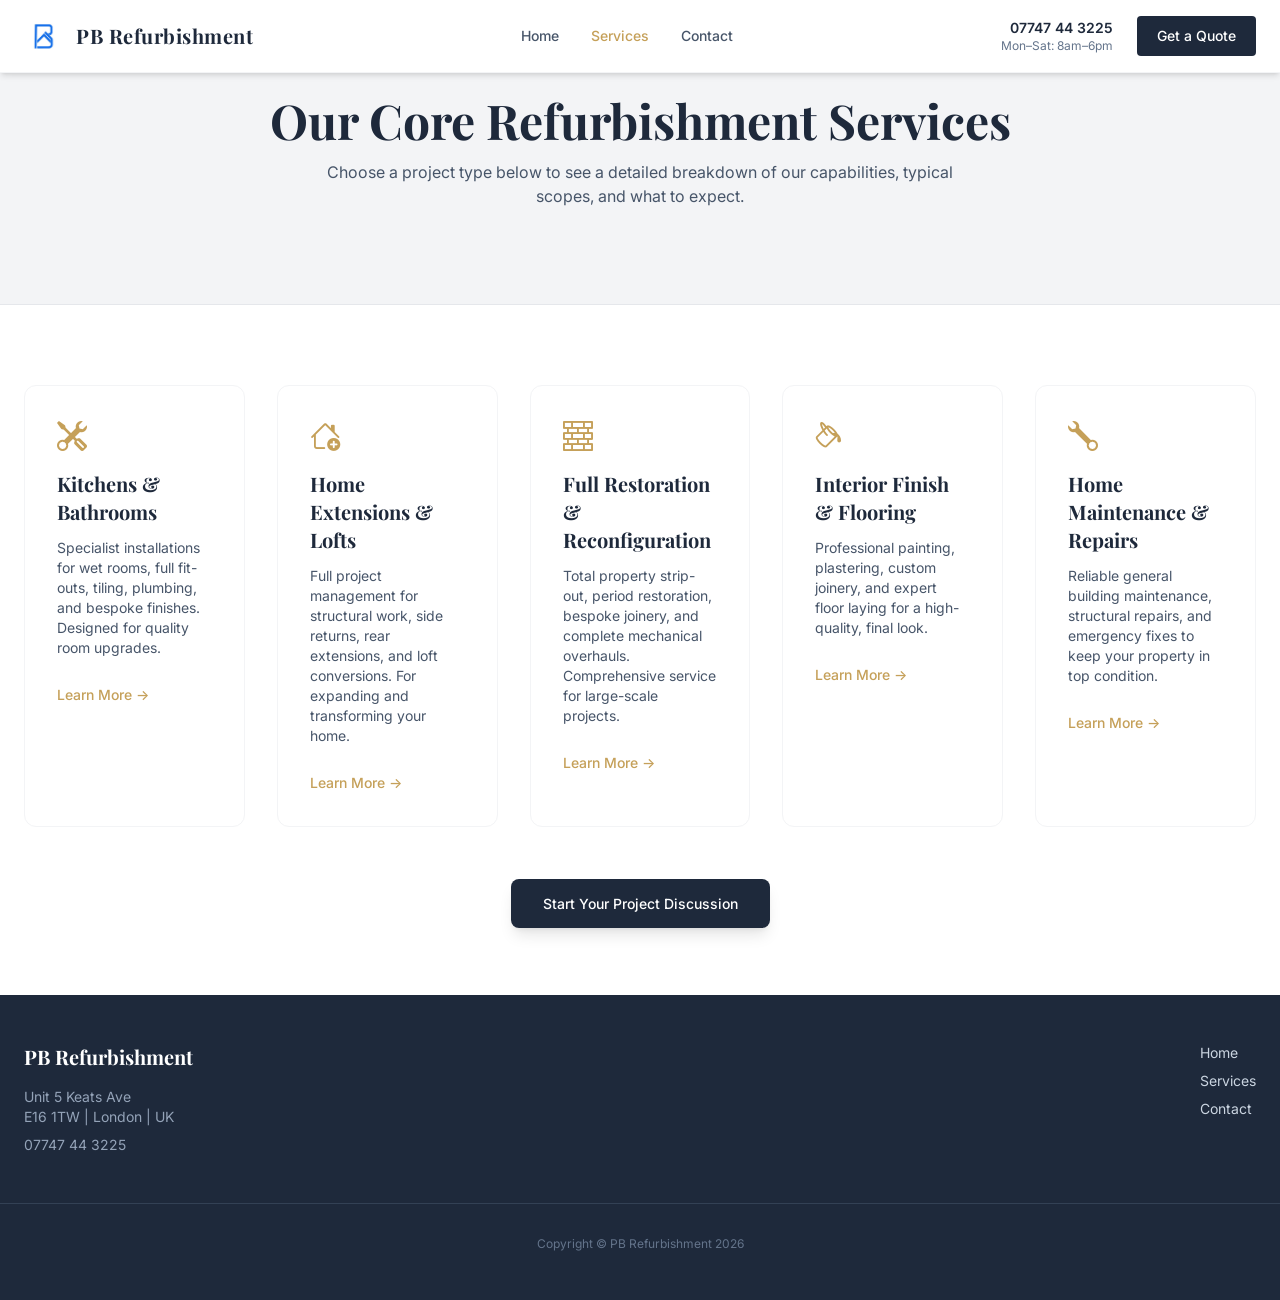
<file: services.html>
<!DOCTYPE html>
<html lang="en">

<head>
    <meta charset="UTF-8">
    <meta name="viewport" content="width=device-width, initial-scale=1.0">
    <title>All Renovation & Refurbishment Services by PB Refurbishment | London</title>
    <meta property="og:locale" content="en_GB">
    <meta property="og:type" content="website">
    <meta property="og:title" content="All Renovation & Refurbishment Services by PB Refurbishment | London">
    <meta property="og:description"
        content="View our full range of London refurbishment services, from Kitchens & Bathrooms to Home Extensions and Full Property Restoration.">
    <meta property="og:url" content="https://pbrefurbishment.co.uk/services.html">
    <meta property="og:site_name" content="PB Refurbishment">
    <meta property="og:image" content="https://pbrefurbishment.co.uk/assets/og/services.jpg">
    <link rel="icon" type="image/x-icon" href="assets/favicon.ico">
    <meta name="twitter:card" content="summary_large_image">
    <meta name="twitter:title" content="All Renovation & Refurbishment Services by PB Refurbishment | London">
    <meta name="twitter:description"
        content="View our full range of London refurbishment services, from Kitchens & Bathrooms to Home Extensions and Full Property Restoration.">
    <meta name="twitter:image" content="https://pbrefurbishment.co.uk/assets/og/services.jpg">


    <link rel="stylesheet" href="assets/output.css">

    <link
        href="https://fonts.googleapis.com/css2?family=Inter:wght@300;400;500;600&family=Playfair+Display:wght@400;600;700&display=swap"
        rel="stylesheet">
    <link href="https://cdn.jsdelivr.net/npm/bootstrap-icons@1.11.2/font/bootstrap-icons.css" rel="stylesheet" />

    <meta name="description"
        content="View our full range of London refurbishment services, categorised by project size: from Kitchens and Bathrooms to Home Extensions and Full Property Restoration." />
    <link rel="canonical" href="https://pbrefurbishment.co.uk/services.html" />
    <link rel="alternate" href="https://pbrefurbishment.co.uk/" hreflang="en-gb" />
    <meta property="og:locale" content="en_GB" />
    <meta property="og:type" content="website" />
    <meta property="og:title" content="Our Expert Refurbishment Services | PB Refurbishment" />
    <meta property="og:description"
        content="PB Refurbishment offers comprehensive London refurbishment services, from quick kitchen and bathroom refits to full home extensions and period restorations, ensuring quality at every scale." />
    <meta property="og:url" content="https://www.pbrefurbishment.co.uk/services.html" />
    <meta property="og:site_name" content="PB Refurbishment" />
    <meta property="article:publisher" content="https://www.facebook.com/piotrbacrefurbishment" />
    <meta property="article:modified_time" content="2023-12-03T10:14:18+00:00" />
</head>

<body class="font-sans text-slate-800 antialiased flex flex-col min-h-screen">

    <nav class="w-full fixed top-0 z-50 bg-white border-b border-gray-100 shadow-md">
        <div class="max-w-7xl mx-auto px-6 py-4 flex justify-between items-center">
            <a href="index.html" class="flex items-center gap-3">
                <img src="assets/favicon.ico" alt="PB Logo" class="h-10 w-10 rounded-lg">
                <span class="font-serif text-brand-blue text-xl font-bold tracking-wide hidden md:block">PB
                    Refurbishment</span>
            </a>

            <div class="hidden md:flex space-x-8 text-sm font-medium text-slate-600">
                <a href="index.html" class="hover:text-brand-blue">Home</a>
                <a href="services.html" class="text-brand-gold">Services</a>
                <a href="contact.html" class="hover:text-brand-blue">Contact</a>
            </div>

            <!-- Right Side: Phone + CTA -->
            <div class="flex items-center gap-6">

                <!-- Phone Number + Hours (desktop only) -->
                <div class="hidden md:flex flex-col text-right leading-tight">
                    <a href="tel:+447747443225"
                        class="text-brand-blue font-semibold hover:text-brand-gold transition text-sm">
                        07747 44 3225
                    </a>
                    <span class="text-xs text-slate-500">
                        Mon–Sat: 8am–6pm
                    </span>
                </div>

                <!-- CTA Button -->
                <a href="contact.html"
                    class="bg-brand-blue text-white px-5 py-2.5 text-sm font-medium rounded hover:bg-slate-800 transition">
                    Get a Quote
                </a>
                <button id="mobile-menu-button" class="md:hidden text-brand-blue p-2 rounded-md hover:bg-gray-100"
                    aria-label="Toggle menu">
                    <svg class="w-6 h-6" fill="none" stroke="currentColor" viewBox="0 0 24 24"
                        xmlns="http://www.w3.org/2000/svg">
                        <path stroke-linecap="round" stroke-linejoin="round" stroke-width="2"
                            d="M4 6h16M4 12h16M4 18h16">
                        </path>
                    </svg>
                </button>
            </div>
        </div>

        <div id="mobile-menu" class="hidden md:hidden w-full bg-white border-t border-gray-100 py-3 text-center">
            <a href="index.html" class="block py-2 hover:text-brand-blue hover:bg-gray-50">Home</a>
            <a href="services.html" class="block py-2 text-brand-gold hover:bg-gray-50">Services</a>
            <a href="contact.html" class="block py-2 hover:text-brand-blue hover:bg-gray-50">Contact</a>
        </div>
    </nav>

    <main class="flex-grow">
        <header class="bg-brand-gray pt-24 pb-16 lg:py-24 border-b border-gray-200">
            <div class="max-w-4xl mx-auto px-6 text-center">
                <h1 class="text-4xl lg:text-5xl font-serif font-bold text-brand-blue mb-4">Our Core Refurbishment
                    Services</h1>
                <p class="lead text-slate-600 max-w-2xl mx-auto">
                    Choose a project type below to see a detailed breakdown of our capabilities, typical scopes, and
                    what to expect.
                </p>
            </div>
        </header>

        <section class="py-20" id="services">
            <div class="max-w-7xl mx-auto px-6">
                <div class="grid grid-cols-1 sm:grid-cols-2 lg:grid-cols-5 gap-8">

                    <a href="kitchen-bathroom-refurbishment.html"
                        class="group col-span-1 border border-gray-100 rounded-xl p-8 hover:shadow-xl transition duration-300 bg-white hover:border-brand-gold">
                        <div class="text-brand-gold text-3xl mb-4"><i class="bi bi-tools"></i></div>
                        <h2 class="text-xl font-serif font-bold text-brand-blue mb-3 group-hover:text-brand-gold">
                            Kitchens & Bathrooms
                        </h2>
                        <p class="text-slate-600 mb-6 text-sm">
                            Specialist installations for wet rooms, full fit-outs, tiling, plumbing, and bespoke
                            finishes. Designed for quality room upgrades.
                        </p>
                        <span class="text-sm font-medium text-brand-gold group-hover:underline">Learn More &rarr;</span>
                    </a>

                    <a href="home-extensions-loft-conversions.html"
                        class="group col-span-1 border border-gray-100 rounded-xl p-8 hover:shadow-xl transition duration-300 bg-white hover:border-brand-gold">
                        <div class="text-brand-gold text-3xl mb-4"><i class="bi bi-house-add"></i></div>
                        <h2 class="text-xl font-serif font-bold text-brand-blue mb-3 group-hover:text-brand-gold">
                            Home Extensions & Lofts
                        </h2>
                        <p class="text-slate-600 mb-6 text-sm">
                            Full project management for structural work, side returns, rear extensions, and loft
                            conversions. For expanding and transforming your home.
                        </p>
                        <span class="text-sm font-medium text-brand-gold group-hover:underline">Learn More &rarr;</span>
                    </a>

                    <a href="full-home-restoration.html"
                        class="group col-span-1 border border-gray-100 rounded-xl p-8 hover:shadow-xl transition duration-300 bg-white hover:border-brand-gold">
                        <div class="text-brand-gold text-3xl mb-4"><i class="bi bi-bricks"></i></div>
                        <h2 class="text-xl font-serif font-bold text-brand-blue mb-3 group-hover:text-brand-gold">
                            Full Restoration & Reconfiguration
                        </h2>
                        <p class="text-slate-600 mb-6 text-sm">
                            Total property strip-out, period restoration, bespoke joinery, and complete mechanical
                            overhauls. Comprehensive service for large-scale projects.
                        </p>
                        <span class="text-sm font-medium text-brand-gold group-hover:underline">Learn More &rarr;</span>
                    </a>

                    <a href="interior-finish-flooring.html"
                        class="group col-span-1 border border-gray-100 rounded-xl p-8 hover:shadow-xl transition duration-300 bg-white hover:border-brand-gold">
                        <div class="text-brand-gold text-3xl mb-4"><i class="bi bi-paint-bucket"></i></div>
                        <h2 class="text-xl font-serif font-bold text-brand-blue mb-3 group-hover:text-brand-gold">
                            Interior Finish & Flooring
                        </h2>
                        <p class="text-slate-600 mb-6 text-sm">
                            Professional painting, plastering, custom joinery, and expert floor laying for a
                            high-quality, final look.
                        </p>
                        <span class="text-sm font-medium text-brand-gold group-hover:underline">Learn More &rarr;</span>
                    </a>

                    <a href="home-maintenance-repairs.html"
                        class="group col-span-1 border border-gray-100 rounded-xl p-8 hover:shadow-xl transition duration-300 bg-white hover:border-brand-gold">
                        <div class="text-brand-gold text-3xl mb-4"><i class="bi bi-wrench"></i></div>
                        <h2 class="text-xl font-serif font-bold text-brand-blue mb-3 group-hover:text-brand-gold">
                            Home Maintenance & Repairs
                        </h2>
                        <p class="text-slate-600 mb-6 text-sm">
                            Reliable general building maintenance, structural repairs, and emergency fixes to keep your
                            property in top condition.
                        </p>
                        <span class="text-sm font-medium text-brand-gold group-hover:underline">Learn More &rarr;</span>
                    </a>
                </div>

                <div class="text-center mt-16">
                    <a href="contact.html"
                        class="bg-brand-blue text-white px-8 py-4 text-sm font-medium rounded-lg hover:bg-slate-800 transition shadow-lg transform hover:-translate-y-0.5 duration-200">
                        Start Your Project Discussion
                    </a>
                </div>
            </div>
        </section>
    </main>

    <footer class="bg-brand-blue text-white py-12">
        <div class="max-w-7xl mx-auto px-6 flex flex-col md:flex-row justify-between gap-8">
            <div>
                <span class="font-serif text-xl font-bold block mb-4">PB Refurbishment</span>
                <p class="text-slate-400 text-sm">Unit 5 Keats Ave <br>E16 1TW | London | UK</p>
                <p class="text-slate-400 text-sm mt-2">07747 44 3225</p>
            </div>
            <div class="flex flex-col gap-2">
                <a href="index.html" class="text-slate-300 hover:text-white text-sm">Home</a>
                <a href="services.html" class="text-slate-300 hover:text-white text-sm">Services</a>
                <a href="contact.html" class="text-slate-300 hover:text-white text-sm">Contact</a>
            </div>
        </div>
        <div class="max-w-7xl mx-auto px-6 mt-12 pt-8 border-t border-slate-700 text-center text-xs text-slate-500">
            Copyright &copy; PB Refurbishment <span id="current-year"></span>
        </div>
    </footer>

    <script>
        // JavaScript to dynamically set the current year in the footer and the project acceptance year range
        document.addEventListener('DOMContentLoaded', function () {
            const currentYearSpan = document.getElementById('current-year');
            const projectYearRangeSpan = document.getElementById('project-year-range');
            const currentYear = new Date().getFullYear();

            // 1. Update Copyright Year
            if (currentYearSpan) {
                currentYearSpan.textContent = currentYear;
            }

            // 2. Update Project Acceptance Year Range (Current Year / Next Year)
            if (projectYearRangeSpan) {
                const nextYear = currentYear + 1;
                projectYearRangeSpan.textContent = `${currentYear}/${nextYear}`;
            }
        });
    </script>
    <script>
        document.addEventListener('DOMContentLoaded', () => {
            const button = document.getElementById('mobile-menu-button');
            const menu = document.getElementById('mobile-menu');

            // Check if both elements exist before trying to add a listener
            if (button && menu) {
                button.addEventListener('click', () => {
                    // Toggle the 'hidden' class on the mobile menu
                    menu.classList.toggle('hidden');
                });
            }
        });
    </script>
    <script type="application/ld+json">
    {
    "@context": "https://schema.org",
    "@type": ["LocalBusiness", "HomeAndConstructionBusiness"],
    "@id": "https://pbrefurbishment.co.uk/#pbrefurbishment",
    "name": "PB Refurbishment",
    "url": "https://pbrefurbishment.co.uk/",
    "image": "https://pbrefurbishment.co.uk/assets/favicon.ico",
    "telephone": "+44 7747 44 3225",
    "email": "info@pbrefurbishment.co.uk",
    "priceRange": "£££",
    "address": {
        "@type": "PostalAddress",
        "streetAddress": "Unit 5 Keats Ave",
        "postalCode": "E16 1TW",
        "addressLocality": "London",
        "addressCountry": "GB"
    },
    "areaServed": [
    {
        "@type": "Country",
        "name": "United Kingdom"
    },
    {
        "@type": "AdministrativeArea",
        "name": "London"
    }
    ],
    "sameAs": [
        "https://www.checkatrade.com/trades/piotrbacrefurbishment"
    ]
    }
    </script>
</body>

</html>
</file>
<file: assets/output.css>
*,:after,:before{--tw-border-spacing-x:0;--tw-border-spacing-y:0;--tw-translate-x:0;--tw-translate-y:0;--tw-rotate:0;--tw-skew-x:0;--tw-skew-y:0;--tw-scale-x:1;--tw-scale-y:1;--tw-pan-x: ;--tw-pan-y: ;--tw-pinch-zoom: ;--tw-scroll-snap-strictness:proximity;--tw-gradient-from-position: ;--tw-gradient-via-position: ;--tw-gradient-to-position: ;--tw-ordinal: ;--tw-slashed-zero: ;--tw-numeric-figure: ;--tw-numeric-spacing: ;--tw-numeric-fraction: ;--tw-ring-inset: ;--tw-ring-offset-width:0px;--tw-ring-offset-color:#fff;--tw-ring-color:rgba(59,130,246,.5);--tw-ring-offset-shadow:0 0 #0000;--tw-ring-shadow:0 0 #0000;--tw-shadow:0 0 #0000;--tw-shadow-colored:0 0 #0000;--tw-blur: ;--tw-brightness: ;--tw-contrast: ;--tw-grayscale: ;--tw-hue-rotate: ;--tw-invert: ;--tw-saturate: ;--tw-sepia: ;--tw-drop-shadow: ;--tw-backdrop-blur: ;--tw-backdrop-brightness: ;--tw-backdrop-contrast: ;--tw-backdrop-grayscale: ;--tw-backdrop-hue-rotate: ;--tw-backdrop-invert: ;--tw-backdrop-opacity: ;--tw-backdrop-saturate: ;--tw-backdrop-sepia: ;--tw-contain-size: ;--tw-contain-layout: ;--tw-contain-paint: ;--tw-contain-style: }::backdrop{--tw-border-spacing-x:0;--tw-border-spacing-y:0;--tw-translate-x:0;--tw-translate-y:0;--tw-rotate:0;--tw-skew-x:0;--tw-skew-y:0;--tw-scale-x:1;--tw-scale-y:1;--tw-pan-x: ;--tw-pan-y: ;--tw-pinch-zoom: ;--tw-scroll-snap-strictness:proximity;--tw-gradient-from-position: ;--tw-gradient-via-position: ;--tw-gradient-to-position: ;--tw-ordinal: ;--tw-slashed-zero: ;--tw-numeric-figure: ;--tw-numeric-spacing: ;--tw-numeric-fraction: ;--tw-ring-inset: ;--tw-ring-offset-width:0px;--tw-ring-offset-color:#fff;--tw-ring-color:rgba(59,130,246,.5);--tw-ring-offset-shadow:0 0 #0000;--tw-ring-shadow:0 0 #0000;--tw-shadow:0 0 #0000;--tw-shadow-colored:0 0 #0000;--tw-blur: ;--tw-brightness: ;--tw-contrast: ;--tw-grayscale: ;--tw-hue-rotate: ;--tw-invert: ;--tw-saturate: ;--tw-sepia: ;--tw-drop-shadow: ;--tw-backdrop-blur: ;--tw-backdrop-brightness: ;--tw-backdrop-contrast: ;--tw-backdrop-grayscale: ;--tw-backdrop-hue-rotate: ;--tw-backdrop-invert: ;--tw-backdrop-opacity: ;--tw-backdrop-saturate: ;--tw-backdrop-sepia: ;--tw-contain-size: ;--tw-contain-layout: ;--tw-contain-paint: ;--tw-contain-style: }
/*! tailwindcss v3.4.18 | MIT License | https://tailwindcss.com*/*,:after,:before{box-sizing:border-box;border:0 solid #e5e7eb}:after,:before{--tw-content:""}:host,html{line-height:1.5;-webkit-text-size-adjust:100%;-moz-tab-size:4;-o-tab-size:4;tab-size:4;font-family:Inter,sans-serif;font-feature-settings:normal;font-variation-settings:normal;-webkit-tap-highlight-color:transparent}body{margin:0;line-height:inherit}hr{height:0;color:inherit;border-top-width:1px}abbr:where([title]){-webkit-text-decoration:underline dotted;text-decoration:underline dotted}h1,h2,h3,h4,h5,h6{font-size:inherit;font-weight:inherit}a{color:inherit;text-decoration:inherit}b,strong{font-weight:bolder}code,kbd,pre,samp{font-family:ui-monospace,SFMono-Regular,Menlo,Monaco,Consolas,Liberation Mono,Courier New,monospace;font-feature-settings:normal;font-variation-settings:normal;font-size:1em}small{font-size:80%}sub,sup{font-size:75%;line-height:0;position:relative;vertical-align:baseline}sub{bottom:-.25em}sup{top:-.5em}table{text-indent:0;border-color:inherit;border-collapse:collapse}button,input,optgroup,select,textarea{font-family:inherit;font-feature-settings:inherit;font-variation-settings:inherit;font-size:100%;font-weight:inherit;line-height:inherit;letter-spacing:inherit;color:inherit;margin:0;padding:0}button,select{text-transform:none}button,input:where([type=button]),input:where([type=reset]),input:where([type=submit]){-webkit-appearance:button;background-color:transparent;background-image:none}:-moz-focusring{outline:auto}:-moz-ui-invalid{box-shadow:none}progress{vertical-align:baseline}::-webkit-inner-spin-button,::-webkit-outer-spin-button{height:auto}[type=search]{-webkit-appearance:textfield;outline-offset:-2px}::-webkit-search-decoration{-webkit-appearance:none}::-webkit-file-upload-button{-webkit-appearance:button;font:inherit}summary{display:list-item}blockquote,dd,dl,figure,h1,h2,h3,h4,h5,h6,hr,p,pre{margin:0}fieldset{margin:0}fieldset,legend{padding:0}menu,ol,ul{list-style:none;margin:0;padding:0}dialog{padding:0}textarea{resize:vertical}input::-moz-placeholder,textarea::-moz-placeholder{opacity:1;color:#9ca3af}input::placeholder,textarea::placeholder{opacity:1;color:#9ca3af}[role=button],button{cursor:pointer}:disabled{cursor:default}audio,canvas,embed,iframe,img,object,svg,video{display:block;vertical-align:middle}img,video{max-width:100%;height:auto}[hidden]:where(:not([hidden=until-found])){display:none}.fixed{position:fixed}.absolute{position:absolute}.relative{position:relative}.-bottom-6{bottom:-1.5rem}.left-6{left:1.5rem}.right-0{right:0}.right-6{right:1.5rem}.top-0{top:0}.z-10{z-index:10}.z-50{z-index:50}.col-span-1{grid-column:span 1/span 1}.mx-auto{margin-left:auto;margin-right:auto}.mb-1{margin-bottom:.25rem}.mb-16{margin-bottom:4rem}.mb-2{margin-bottom:.5rem}.mb-3{margin-bottom:.75rem}.mb-4{margin-bottom:1rem}.mb-6{margin-bottom:1.5rem}.mb-8{margin-bottom:2rem}.ml-4{margin-left:1rem}.mt-1{margin-top:.25rem}.mt-10{margin-top:2.5rem}.mt-12{margin-top:3rem}.mt-16{margin-top:4rem}.mt-2{margin-top:.5rem}.mt-3{margin-top:.75rem}.mt-6{margin-top:1.5rem}.mt-8{margin-top:2rem}.mt-auto{margin-top:auto}.block{display:block}.inline-block{display:inline-block}.flex{display:flex}.inline-flex{display:inline-flex}.grid{display:grid}.hidden{display:none}.h-10{height:2.5rem}.h-12{height:3rem}.h-2{height:.5rem}.h-6{height:1.5rem}.h-8{height:2rem}.h-\[400px\]{height:400px}.min-h-screen{min-height:100vh}.w-10{width:2.5rem}.w-12{width:3rem}.w-2{width:.5rem}.w-6{width:1.5rem}.w-auto{width:auto}.w-full{width:100%}.w-px{width:1px}.max-w-2xl{max-width:42rem}.max-w-3xl{max-width:48rem}.max-w-4xl{max-width:56rem}.max-w-5xl{max-width:64rem}.max-w-7xl{max-width:80rem}.max-w-lg{max-width:32rem}.flex-grow{flex-grow:1}.transform{transform:translate(var(--tw-translate-x),var(--tw-translate-y)) rotate(var(--tw-rotate)) skewX(var(--tw-skew-x)) skewY(var(--tw-skew-y)) scaleX(var(--tw-scale-x)) scaleY(var(--tw-scale-y))}@keyframes pulse{50%{opacity:.5}}.animate-pulse{animation:pulse 2s cubic-bezier(.4,0,.6,1) infinite}.grid-cols-1{grid-template-columns:repeat(1,minmax(0,1fr))}.flex-col{flex-direction:column}.flex-wrap{flex-wrap:wrap}.items-start{align-items:flex-start}.items-center{align-items:center}.justify-center{justify-content:center}.justify-between{justify-content:space-between}.gap-12{gap:3rem}.gap-2{gap:.5rem}.gap-3{gap:.75rem}.gap-4{gap:1rem}.gap-6{gap:1.5rem}.gap-8{gap:2rem}.space-x-0\.5>:not([hidden])~:not([hidden]){--tw-space-x-reverse:0;margin-right:calc(.125rem*var(--tw-space-x-reverse));margin-left:calc(.125rem*(1 - var(--tw-space-x-reverse)))}.space-x-8>:not([hidden])~:not([hidden]){--tw-space-x-reverse:0;margin-right:calc(2rem*var(--tw-space-x-reverse));margin-left:calc(2rem*(1 - var(--tw-space-x-reverse)))}.space-y-3>:not([hidden])~:not([hidden]){--tw-space-y-reverse:0;margin-top:calc(.75rem*(1 - var(--tw-space-y-reverse)));margin-bottom:calc(.75rem*var(--tw-space-y-reverse))}.space-y-4>:not([hidden])~:not([hidden]){--tw-space-y-reverse:0;margin-top:calc(1rem*(1 - var(--tw-space-y-reverse)));margin-bottom:calc(1rem*var(--tw-space-y-reverse))}.overflow-hidden{overflow:hidden}.break-words{overflow-wrap:break-word}.rounded{border-radius:.25rem}.rounded-2xl{border-radius:1rem}.rounded-full{border-radius:9999px}.rounded-lg{border-radius:.5rem}.rounded-md{border-radius:.375rem}.rounded-xl{border-radius:.75rem}.rounded-bl-lg{border-bottom-left-radius:.5rem}.border{border-width:1px}.border-b{border-bottom-width:1px}.border-t{border-top-width:1px}.border-t-4{border-top-width:4px}.border-blue-100{--tw-border-opacity:1;border-color:rgb(219 234 254/var(--tw-border-opacity,1))}.border-brand-gold{--tw-border-opacity:1;border-color:rgb(197 160 89/var(--tw-border-opacity,1))}.border-gray-100{--tw-border-opacity:1;border-color:rgb(243 244 246/var(--tw-border-opacity,1))}.border-gray-200{--tw-border-opacity:1;border-color:rgb(229 231 235/var(--tw-border-opacity,1))}.border-gray-300{--tw-border-opacity:1;border-color:rgb(209 213 219/var(--tw-border-opacity,1))}.border-slate-700{--tw-border-opacity:1;border-color:rgb(51 65 85/var(--tw-border-opacity,1))}.bg-blue-50{--tw-bg-opacity:1;background-color:rgb(239 246 255/var(--tw-bg-opacity,1))}.bg-brand-blue{--tw-bg-opacity:1;background-color:rgb(30 41 59/var(--tw-bg-opacity,1))}.bg-brand-gold{--tw-bg-opacity:1;background-color:rgb(197 160 89/var(--tw-bg-opacity,1))}.bg-brand-gray{--tw-bg-opacity:1;background-color:rgb(243 244 246/var(--tw-bg-opacity,1))}.bg-gray-200{--tw-bg-opacity:1;background-color:rgb(229 231 235/var(--tw-bg-opacity,1))}.bg-green-500{--tw-bg-opacity:1;background-color:rgb(34 197 94/var(--tw-bg-opacity,1))}.bg-white{--tw-bg-opacity:1;background-color:rgb(255 255 255/var(--tw-bg-opacity,1))}.object-cover{-o-object-fit:cover;object-fit:cover}.p-2{padding:.5rem}.p-6{padding:1.5rem}.p-8{padding:2rem}.px-3{padding-left:.75rem;padding-right:.75rem}.px-5{padding-left:1.25rem;padding-right:1.25rem}.px-6{padding-left:1.5rem;padding-right:1.5rem}.px-8{padding-left:2rem;padding-right:2rem}.py-1{padding-top:.25rem;padding-bottom:.25rem}.py-10{padding-top:2.5rem;padding-bottom:2.5rem}.py-12{padding-top:3rem;padding-bottom:3rem}.py-16{padding-top:4rem;padding-bottom:4rem}.py-2{padding-top:.5rem;padding-bottom:.5rem}.py-2\.5{padding-top:.625rem;padding-bottom:.625rem}.py-20{padding-top:5rem;padding-bottom:5rem}.py-3{padding-top:.75rem;padding-bottom:.75rem}.py-3\.5{padding-top:.875rem;padding-bottom:.875rem}.py-4{padding-top:1rem;padding-bottom:1rem}.py-8{padding-top:2rem;padding-bottom:2rem}.pb-16{padding-bottom:4rem}.pb-20{padding-bottom:5rem}.pb-4{padding-bottom:1rem}.pt-24{padding-top:6rem}.pt-28{padding-top:7rem}.pt-32{padding-top:8rem}.pt-8{padding-top:2rem}.text-center{text-align:center}.text-right{text-align:right}.font-sans{font-family:Inter,sans-serif}.font-serif{font-family:Playfair Display,serif}.text-2xl{font-size:1.5rem;line-height:2rem}.text-3xl{font-size:1.875rem;line-height:2.25rem}.text-4xl{font-size:2.25rem;line-height:2.5rem}.text-\[10px\]{font-size:10px}.text-lg{font-size:1.125rem;line-height:1.75rem}.text-sm{font-size:.875rem;line-height:1.25rem}.text-xl{font-size:1.25rem;line-height:1.75rem}.text-xs{font-size:.75rem;line-height:1rem}.font-bold{font-weight:700}.font-medium{font-weight:500}.font-normal{font-weight:400}.font-semibold{font-weight:600}.uppercase{text-transform:uppercase}.leading-relaxed{line-height:1.625}.leading-tight{line-height:1.25}.tracking-wide{letter-spacing:.025em}.tracking-wider{letter-spacing:.05em}.tracking-widest{letter-spacing:.1em}.text-brand-blue{--tw-text-opacity:1;color:rgb(30 41 59/var(--tw-text-opacity,1))}.text-brand-gold{--tw-text-opacity:1;color:rgb(197 160 89/var(--tw-text-opacity,1))}.text-slate-300{--tw-text-opacity:1;color:rgb(203 213 225/var(--tw-text-opacity,1))}.text-slate-400{--tw-text-opacity:1;color:rgb(148 163 184/var(--tw-text-opacity,1))}.text-slate-500{--tw-text-opacity:1;color:rgb(100 116 139/var(--tw-text-opacity,1))}.text-slate-600{--tw-text-opacity:1;color:rgb(71 85 105/var(--tw-text-opacity,1))}.text-slate-700{--tw-text-opacity:1;color:rgb(51 65 85/var(--tw-text-opacity,1))}.text-slate-800{--tw-text-opacity:1;color:rgb(30 41 59/var(--tw-text-opacity,1))}.text-white{--tw-text-opacity:1;color:rgb(255 255 255/var(--tw-text-opacity,1))}.underline{text-decoration-line:underline}.antialiased{-webkit-font-smoothing:antialiased;-moz-osx-font-smoothing:grayscale}.opacity-80{opacity:.8}.shadow-2xl{--tw-shadow:0 25px 50px -12px rgba(0,0,0,.25);--tw-shadow-colored:0 25px 50px -12px var(--tw-shadow-color)}.shadow-2xl,.shadow-lg{box-shadow:var(--tw-ring-offset-shadow,0 0 #0000),var(--tw-ring-shadow,0 0 #0000),var(--tw-shadow)}.shadow-lg{--tw-shadow:0 10px 15px -3px rgba(0,0,0,.1),0 4px 6px -4px rgba(0,0,0,.1);--tw-shadow-colored:0 10px 15px -3px var(--tw-shadow-color),0 4px 6px -4px var(--tw-shadow-color)}.shadow-md{--tw-shadow:0 4px 6px -1px rgba(0,0,0,.1),0 2px 4px -2px rgba(0,0,0,.1);--tw-shadow-colored:0 4px 6px -1px var(--tw-shadow-color),0 2px 4px -2px var(--tw-shadow-color)}.shadow-md,.shadow-xl{box-shadow:var(--tw-ring-offset-shadow,0 0 #0000),var(--tw-ring-shadow,0 0 #0000),var(--tw-shadow)}.shadow-xl{--tw-shadow:0 20px 25px -5px rgba(0,0,0,.1),0 8px 10px -6px rgba(0,0,0,.1);--tw-shadow-colored:0 20px 25px -5px var(--tw-shadow-color),0 8px 10px -6px var(--tw-shadow-color)}.transition{transition-property:color,background-color,border-color,text-decoration-color,fill,stroke,opacity,box-shadow,transform,filter,-webkit-backdrop-filter;transition-property:color,background-color,border-color,text-decoration-color,fill,stroke,opacity,box-shadow,transform,filter,backdrop-filter;transition-property:color,background-color,border-color,text-decoration-color,fill,stroke,opacity,box-shadow,transform,filter,backdrop-filter,-webkit-backdrop-filter;transition-timing-function:cubic-bezier(.4,0,.2,1);transition-duration:.15s}.transition-colors{transition-property:color,background-color,border-color,text-decoration-color,fill,stroke;transition-timing-function:cubic-bezier(.4,0,.2,1);transition-duration:.15s}.duration-200{transition-duration:.2s}.duration-300{transition-duration:.3s}.hover\:-translate-y-0\.5:hover{--tw-translate-y:-0.125rem;transform:translate(var(--tw-translate-x),var(--tw-translate-y)) rotate(var(--tw-rotate)) skewX(var(--tw-skew-x)) skewY(var(--tw-skew-y)) scaleX(var(--tw-scale-x)) scaleY(var(--tw-scale-y))}.hover\:border-brand-gold:hover{--tw-border-opacity:1;border-color:rgb(197 160 89/var(--tw-border-opacity,1))}.hover\:bg-brand-blue:hover{--tw-bg-opacity:1;background-color:rgb(30 41 59/var(--tw-bg-opacity,1))}.hover\:bg-gray-100:hover{--tw-bg-opacity:1;background-color:rgb(243 244 246/var(--tw-bg-opacity,1))}.hover\:bg-gray-50:hover{--tw-bg-opacity:1;background-color:rgb(249 250 251/var(--tw-bg-opacity,1))}.hover\:bg-slate-800:hover{--tw-bg-opacity:1;background-color:rgb(30 41 59/var(--tw-bg-opacity,1))}.hover\:text-brand-blue:hover{--tw-text-opacity:1;color:rgb(30 41 59/var(--tw-text-opacity,1))}.hover\:text-brand-gold:hover{--tw-text-opacity:1;color:rgb(197 160 89/var(--tw-text-opacity,1))}.hover\:text-white:hover{--tw-text-opacity:1;color:rgb(255 255 255/var(--tw-text-opacity,1))}.hover\:opacity-100:hover{opacity:1}.hover\:shadow-xl:hover{--tw-shadow:0 20px 25px -5px rgba(0,0,0,.1),0 8px 10px -6px rgba(0,0,0,.1);--tw-shadow-colored:0 20px 25px -5px var(--tw-shadow-color),0 8px 10px -6px var(--tw-shadow-color);box-shadow:var(--tw-ring-offset-shadow,0 0 #0000),var(--tw-ring-shadow,0 0 #0000),var(--tw-shadow)}.group:hover .group-hover\:text-brand-gold{--tw-text-opacity:1;color:rgb(197 160 89/var(--tw-text-opacity,1))}.group:hover .group-hover\:underline{text-decoration-line:underline}@media (min-width:640px){.sm\:block{display:block}.sm\:grid-cols-2{grid-template-columns:repeat(2,minmax(0,1fr))}.sm\:flex-row{flex-direction:row}}@media (min-width:768px){.md\:block{display:block}.md\:flex{display:flex}.md\:hidden{display:none}.md\:grid-cols-2{grid-template-columns:repeat(2,minmax(0,1fr))}.md\:grid-cols-5{grid-template-columns:repeat(5,minmax(0,1fr))}.md\:flex-row{flex-direction:row}.md\:p-10{padding:2.5rem}.md\:p-12{padding:3rem}}@media (min-width:1024px){.lg\:h-\[500px\]{height:500px}.lg\:w-1\/2{width:50%}.lg\:grid-cols-2{grid-template-columns:repeat(2,minmax(0,1fr))}.lg\:grid-cols-5{grid-template-columns:repeat(5,minmax(0,1fr))}.lg\:flex-row{flex-direction:row}.lg\:py-24{padding-top:6rem;padding-bottom:6rem}.lg\:pb-28{padding-bottom:7rem}.lg\:pt-36{padding-top:9rem}.lg\:pt-40{padding-top:10rem}.lg\:text-4xl{font-size:2.25rem;line-height:2.5rem}.lg\:text-5xl{font-size:3rem;line-height:1}.lg\:text-6xl{font-size:3.75rem;line-height:1}}
</file>
